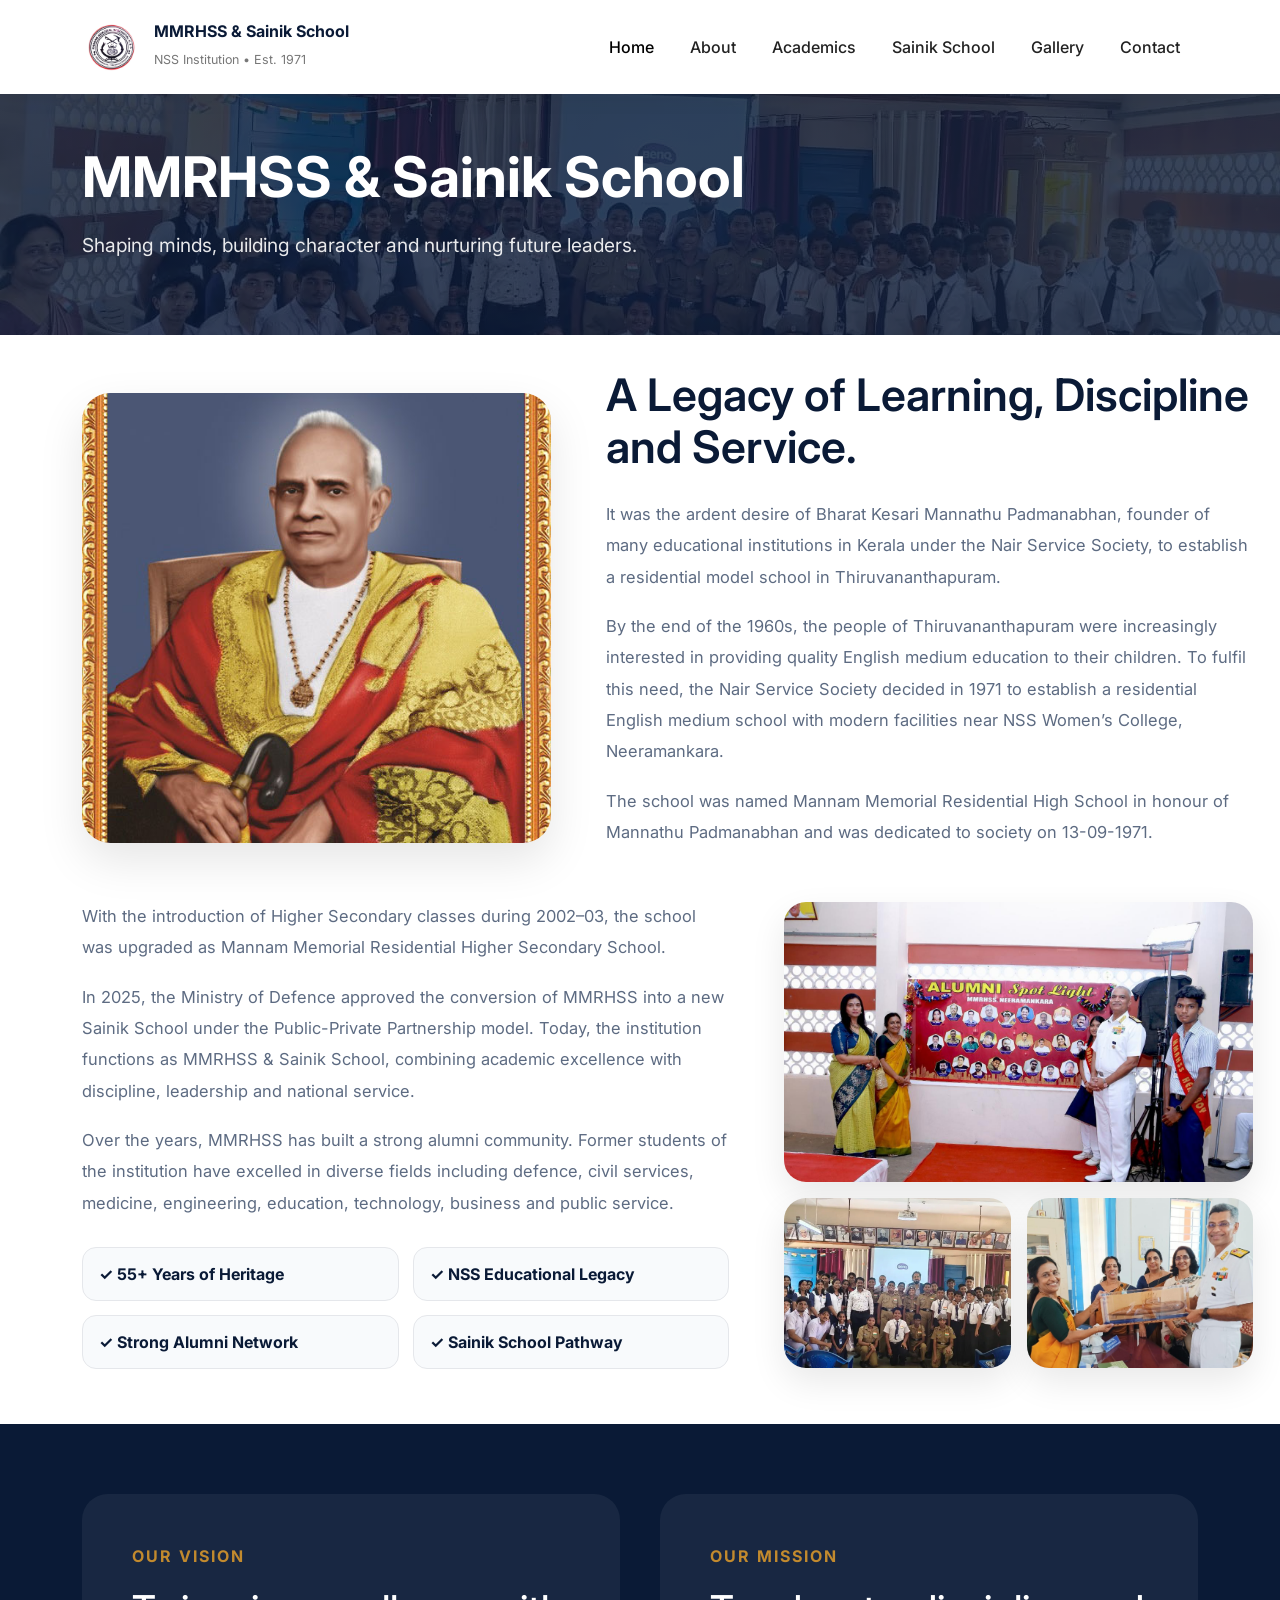
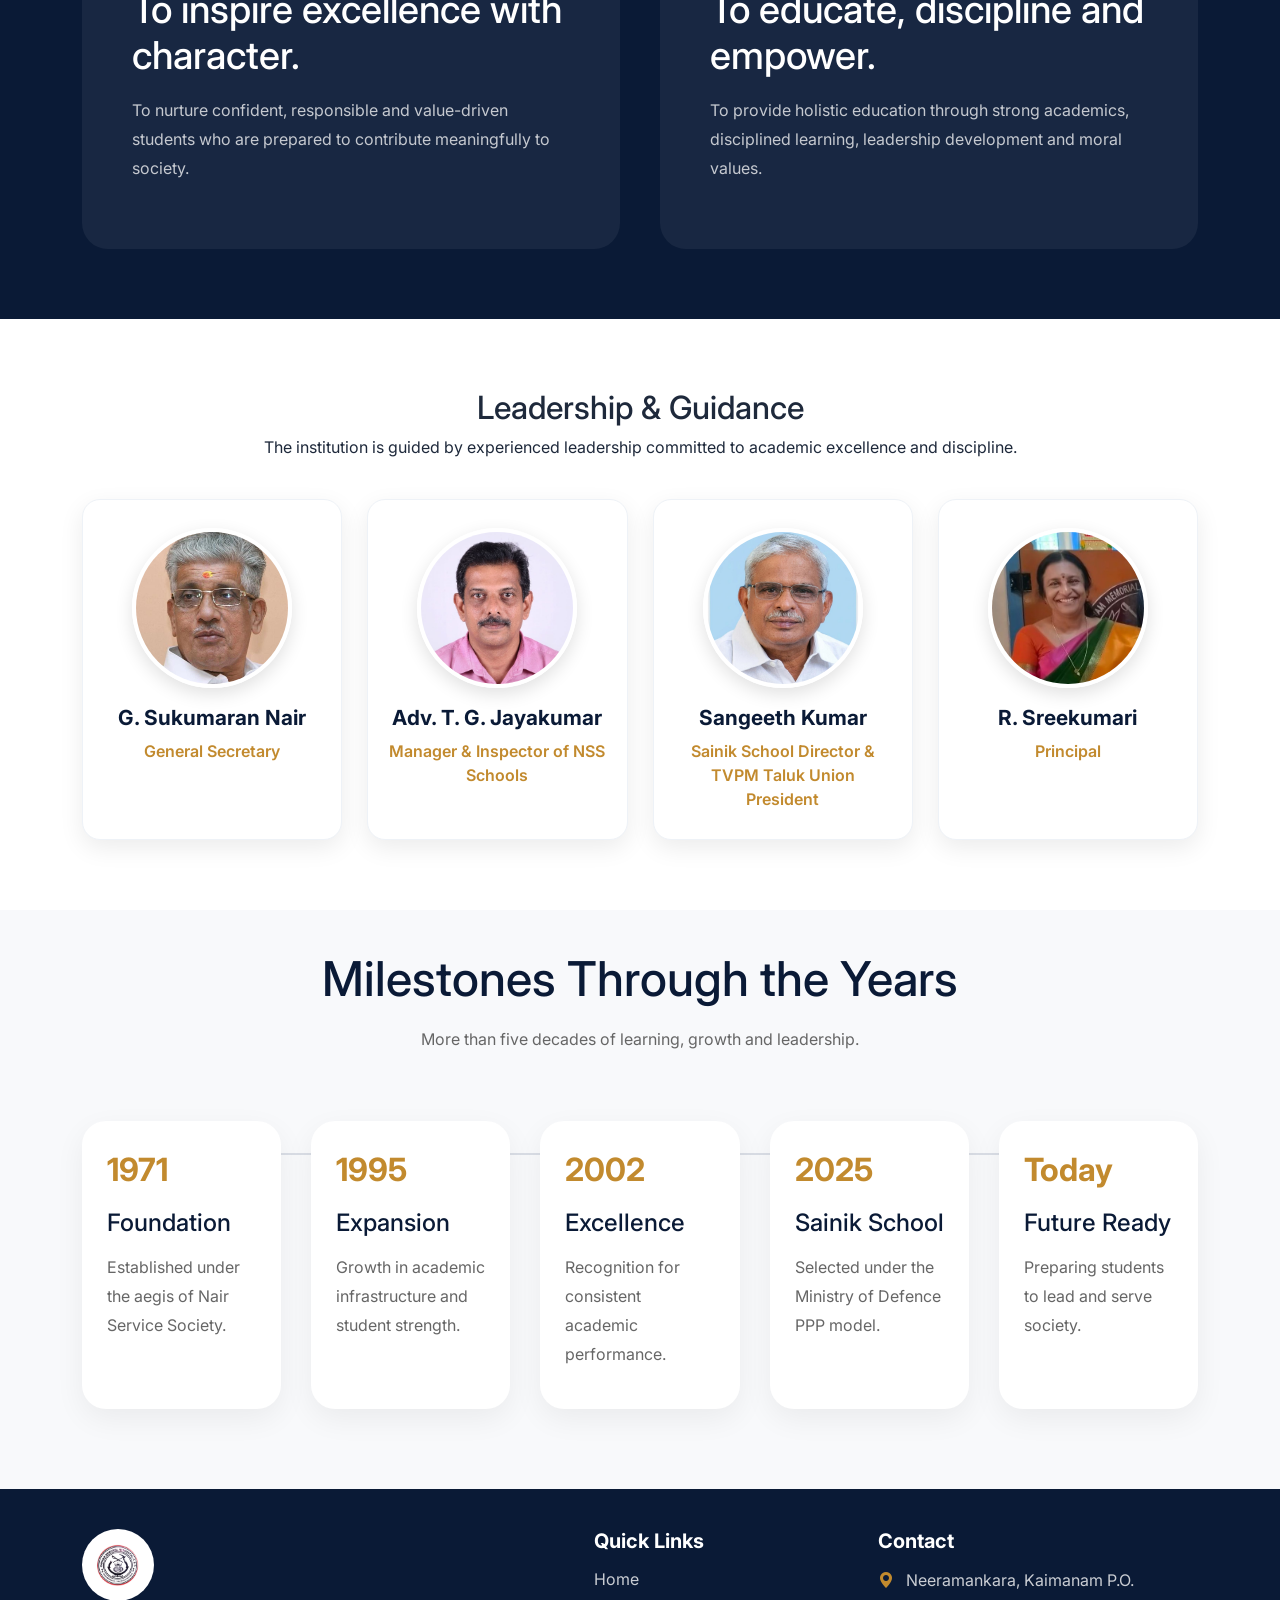
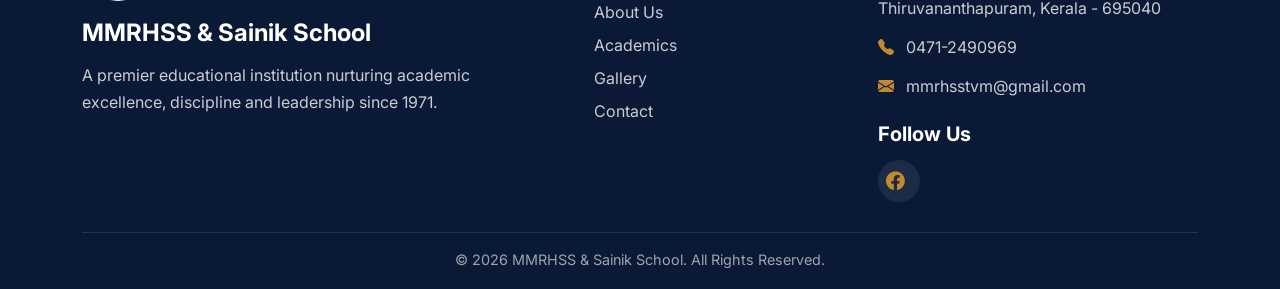
<file: about.html>
<!DOCTYPE html>
<html lang="en">

<head>
    <meta charset="UTF-8">
    <meta name="viewport" content="width=device-width, initial-scale=1.0">
    <title>MMRHSS & Sainik School</title>
    <!-- Bootstrap -->
    <link href="https://cdn.jsdelivr.net/npm/bootstrap@5.3.3/dist/css/bootstrap.min.css" rel="stylesheet">

    <!-- Google Font -->
    <link href="https://fonts.googleapis.com/css2?family=Inter:wght@300;400;500;600;700;800&display=swap"
        rel="stylesheet">

    <!-- Bootstrap Icons -->
    <link rel="stylesheet" href="https://cdn.jsdelivr.net/npm/bootstrap-icons@1.11.3/font/bootstrap-icons.css">

    <link rel="stylesheet" href="css/main.css">
    <link rel="stylesheet" href="css/about.css">

    <link rel="icon" href="favicon.ico" type="image/x-icon">
    <link rel="icon" type="image/png" sizes="32x32" href="favicon-32x32.png">
    <link rel="apple-touch-icon" href="apple-touch-icon.png">

    <script src="js/seo.js"></script>
</head>

<body>

    <!-- NAVBAR -->

    <div id="navbar"></div>

    <main>

        <section class="page-hero">

            <div class="page-overlay"></div>

            <div class="container">

                <div class="page-content">

                    <h1>
                        MMRHSS & Sainik School
                    </h1>

                    <p>
                        Shaping minds, building character and nurturing future leaders.
                    </p>

                </div>

            </div>

        </section>

        <section class="story-section">

            <div class="container">

                <div class="story-grid">

                    <div class="story-image">

                        <img src="assets/images/about/mannath.jpg" alt="Mannathu Padmanabhan">

                    </div>

                    <div class="story-content">

                        <h2>
                            A Legacy of Learning,
                            Discipline and Service.
                        </h2>

                        <p>
                            It was the ardent desire of Bharat Kesari Mannathu Padmanabhan,
                            founder of many educational institutions in Kerala under the
                            Nair Service Society, to establish a residential model school
                            in Thiruvananthapuram.
                        </p>

                        <p>
                            By the end of the 1960s, the people of Thiruvananthapuram were
                            increasingly interested in providing quality English medium
                            education to their children. To fulfil this need, the Nair Service
                            Society decided in 1971 to establish a residential English medium
                            school with modern facilities near NSS Women’s College,
                            Neeramankara.
                        </p>

                        <p>
                            The school was named Mannam Memorial Residential High School in
                            honour of Mannathu Padmanabhan and was dedicated to society on
                            13-09-1971.
                        </p>

                    </div>

                </div>

                <div class="story-grid story-grid-second">

                    <div class="story-content">

                        <p>
                            With the introduction of Higher Secondary classes during 2002–03,
                            the school was upgraded as Mannam Memorial Residential Higher
                            Secondary School.
                        </p>

                        <p>
                            In 2025, the Ministry of Defence approved the conversion of MMRHSS
                            into a new Sainik School under the Public-Private Partnership model.
                            Today, the institution functions as MMRHSS & Sainik School,
                            combining academic excellence with discipline, leadership and
                            national service.
                        </p>

                        <p>
                            Over the years, MMRHSS has built a strong alumni community.
                            Former students of the institution have excelled in diverse fields
                            including defence, civil services, medicine, engineering, education,
                            technology, business and public service.
                        </p>

                        <div class="story-highlights">

                            <div>✓ 55+ Years of Heritage</div>
                            <div>✓ NSS Educational Legacy</div>
                            <div>✓ Strong Alumni Network</div>
                            <div>✓ Sainik School Pathway</div>

                        </div>

                    </div>

                    <div class="story-image-grid">

                        <div class="story-grid-img big">
                            <img src="assets/images/about/alumni2.jpeg" alt="Alumni wall">
                        </div>

                        <div class="story-grid-img">
                            <img src="assets/images/home/students.webp" alt="Alumni motivation">
                        </div>

                        <div class="story-grid-img">
                            <img src="assets/images/about/alumni3.jpeg" alt="Alumni">
                        </div>

                    </div>

                </div>

            </div>

        </section>

        <section class="vision-section">
            <div class="container">

                <div class="vision-grid">

                    <div class="vision-block">
                        <span>Our Vision</span>
                        <h2>To inspire excellence with character.</h2>
                        <p>
                            To nurture confident, responsible and value-driven students
                            who are prepared to contribute meaningfully to society.
                        </p>
                    </div>

                    <div class="vision-block mission">
                        <span>Our Mission</span>
                        <h2>To educate, discipline and empower.</h2>
                        <p>
                            To provide holistic education through strong academics,
                            disciplined learning, leadership development and moral values.
                        </p>
                    </div>

                </div>

            </div>
        </section>

        <section class="leadership-section">
            <div class="container">

                <div class="section-header text-center">
                    <h2>Leadership & Guidance</h2>
                    <p>The institution is guided by experienced leadership committed to academic excellence and
                        discipline.
                    </p>
                </div>

                <div class="leadership-grid">

                    <div class="leader-card">
                        <img src="assets/images/about/general-secratary.jpeg" alt="G. Sukumaran Nair"
                            class="leader-photo">

                        <div class="leader-info">
                            <h3>G. Sukumaran Nair</h3>
                            <p>General Secretary</p>
                        </div>
                    </div>

                    <div class="leader-card">
                        <img src="assets/images/about/manager.jpeg" alt="Adv. T. G. Jayakumar"
                            class="leader-photo">

                        <div class="leader-info">
                            <h3>Adv. T. G. Jayakumar</h3>
                            <p>Manager & Inspector of NSS Schools</p>
                        </div>
                    </div>

                    <div class="leader-card">
                        <img src="assets/images/about/vice-president.jpeg" alt="Sangeeth Kumar"
                            class="leader-photo">

                        <div class="leader-info">
                            <h3>Sangeeth Kumar</h3>
                            <p>Sainik School Director & TVPM Taluk Union President</p>
                        </div>
                    </div>

                    <div class="leader-card">
                        <img src="assets/images/about/principal.jpeg" alt="R. Sreekumari" class="leader-photo">

                        <div class="leader-info">
                            <h3>R. Sreekumari</h3>
                            <p>Principal</p>
                        </div>
                    </div>

                </div>

            </div>
        </section>

        <section class="timeline-section">

            <div class="container">

                <div class="timeline-heading text-center">

                    <h2>Milestones Through the Years</h2>

                    <p>
                        More than five decades of learning, growth and leadership.
                    </p>

                </div>

                <div class="timeline">

                    <div class="timeline-item">
                        <div class="year">1971</div>
                        <h4>Foundation</h4>
                        <p>Established under the aegis of Nair Service Society.</p>
                    </div>

                    <div class="timeline-item">
                        <div class="year">1995</div>
                        <h4>Expansion</h4>
                        <p>Growth in academic infrastructure and student strength.</p>
                    </div>

                    <div class="timeline-item">
                        <div class="year">2002</div>
                        <h4>Excellence</h4>
                        <p>Recognition for consistent academic performance.</p>
                    </div>

                    <div class="timeline-item">
                        <div class="year">2025</div>
                        <h4>Sainik School</h4>
                        <p>Selected under the Ministry of Defence PPP model.</p>
                    </div>

                    <div class="timeline-item">
                        <div class="year">Today</div>
                        <h4>Future Ready</h4>
                        <p>Preparing students to lead and serve society.</p>
                    </div>

                </div>

            </div>

        </section>

    </main>

    <div id="footer"></div>
    <script src="js/main.js"></script>
    <script src="https://cdn.jsdelivr.net/npm/bootstrap@5.3.3/dist/js/bootstrap.bundle.min.js"></script>
</body>
</file>
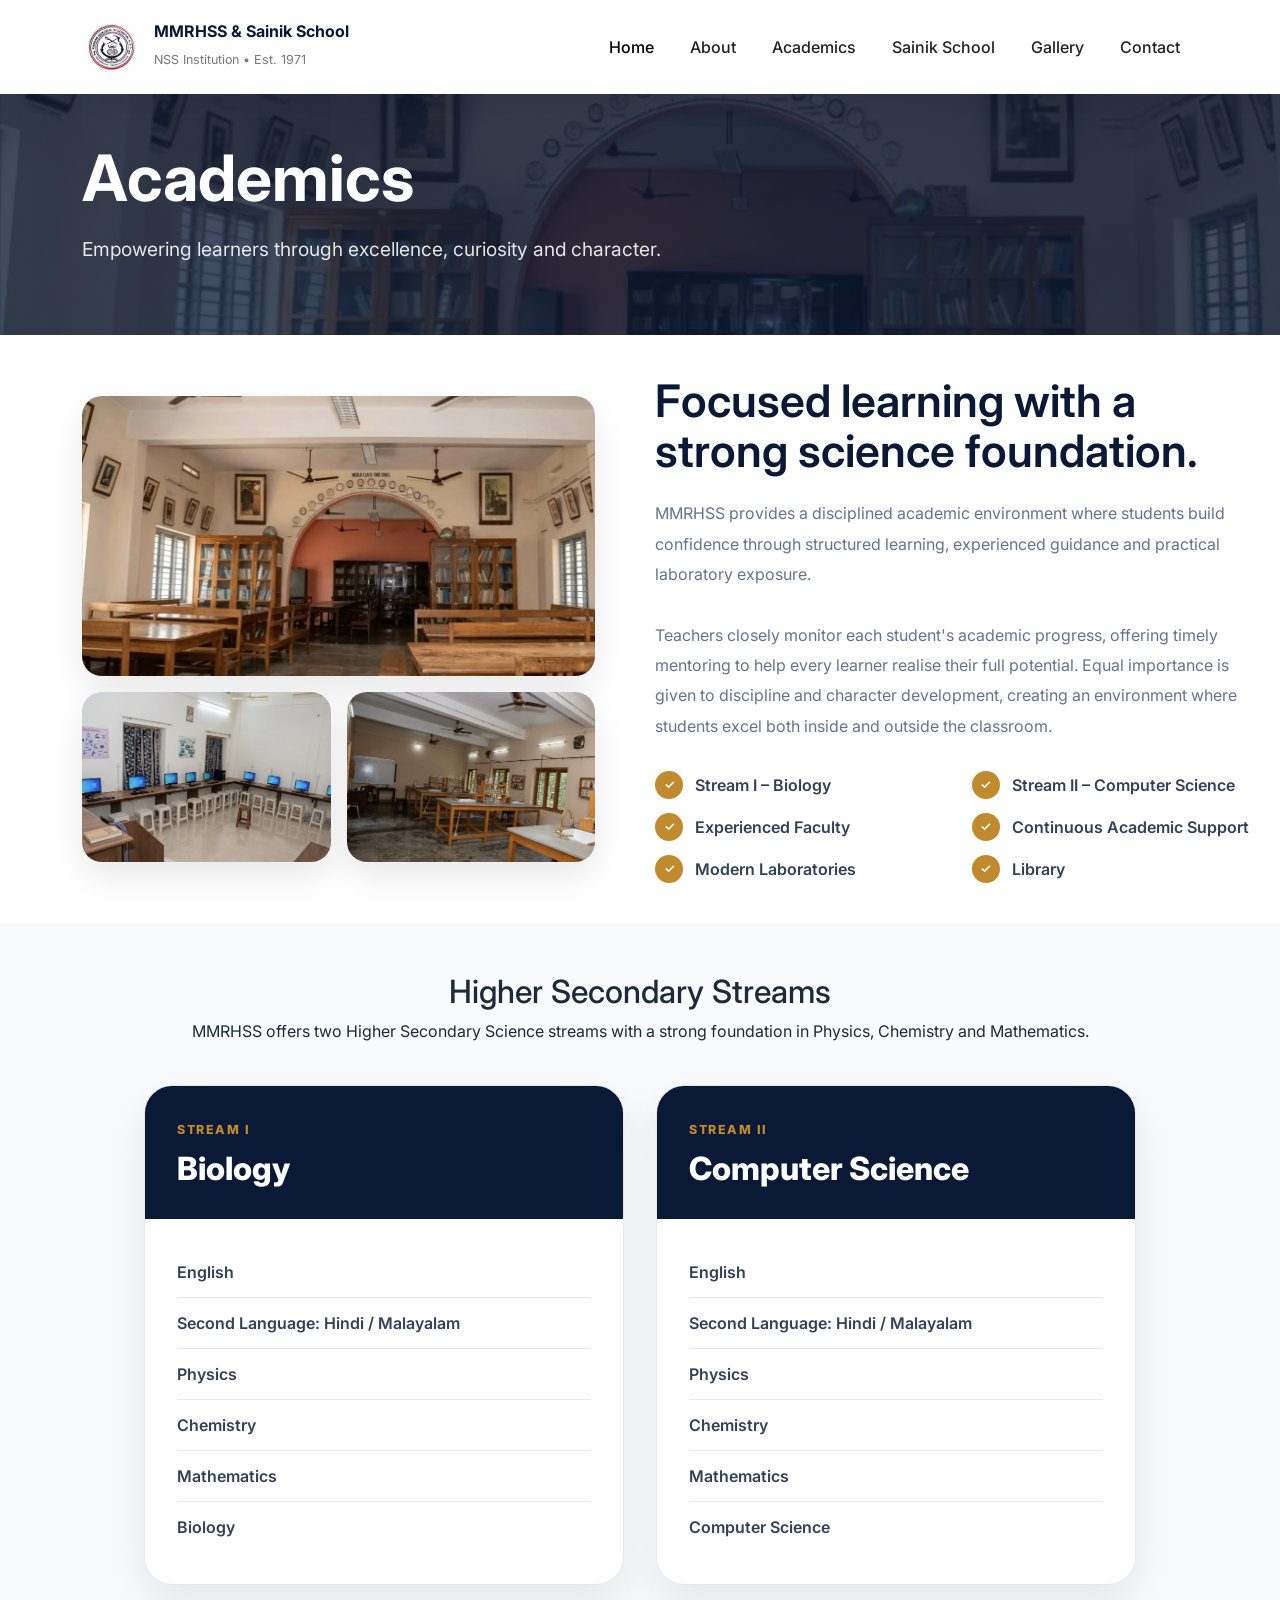
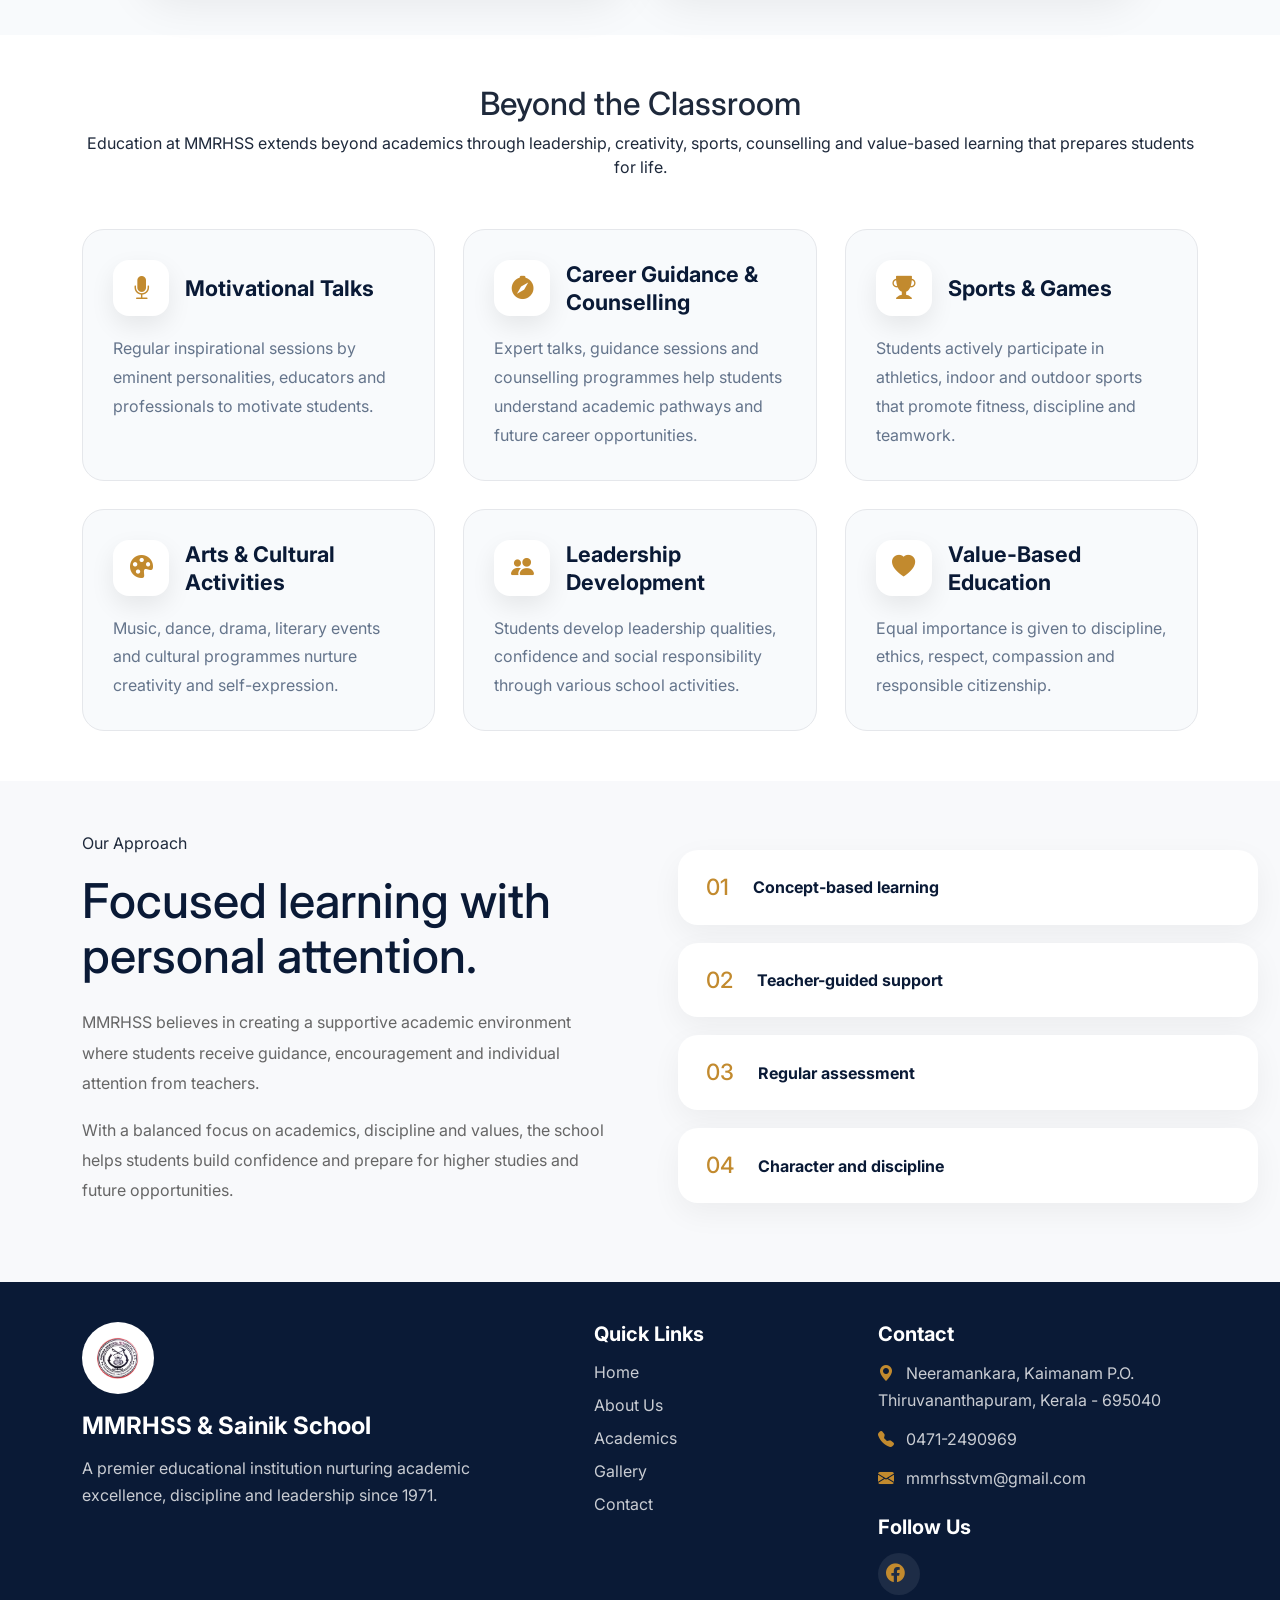
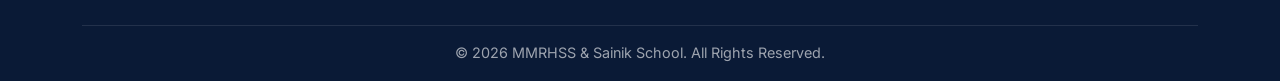
<file: academics.html>
<!DOCTYPE html>
<html lang="en">

<head>
    <meta charset="UTF-8">
    <meta name="viewport" content="width=device-width, initial-scale=1.0">
    <title>Academics | MMRHSS & Sainik School</title>

    <link href="https://cdn.jsdelivr.net/npm/bootstrap@5.3.3/dist/css/bootstrap.min.css" rel="stylesheet">
    <link href="https://fonts.googleapis.com/css2?family=Inter:wght@300;400;500;600;700;800&display=swap"
        rel="stylesheet">

    <link rel="stylesheet" href="css/main.css">
    <link rel="stylesheet" href="css/academics.css">

    <link rel="icon" href="favicon.ico" type="image/x-icon">
    <link rel="icon" type="image/png" sizes="32x32" href="favicon-32x32.png">
    <link rel="apple-touch-icon" href="apple-touch-icon.png">

    <link rel="stylesheet" href="https://cdn.jsdelivr.net/npm/bootstrap-icons@1.11.3/font/bootstrap-icons.css">

    <script src="js/seo.js"></script>
</head>

<body>

    <div id="navbar"></div>

    <main>

        <section class="academic-hero">
            <div class="container">
                <div class="academic-hero-content">
                    <h1>Academics</h1>
                    <p>Empowering learners through excellence, curiosity and character.</p>
                </div>
            </div>
        </section>

        <section class="academic-overview">
            <div class="container">
                <div class="academic-grid">

                    <div class="academic-image-grid">

                        <div class="academic-img big">
                            <img src="assets/images/home/library.webp" alt="Chemistry Laboratory">
                        </div>

                        <div class="academic-img">
                            <img src="assets/images/academics/comlab.jpeg" alt="Computer Laboratory">
                        </div>

                        <div class="academic-img">
                            <img src="assets/images/academics/chemlab.jpeg" alt="Classroom Learning">
                        </div>

                    </div>

                    <div class="academic-content">


                        <h2>Focused learning with a strong science foundation.</h2>

                        <p>
                            MMRHSS provides a disciplined academic environment where students
                            build confidence through structured learning, experienced guidance
                            and practical laboratory exposure.
                        </p>
                        <p>
                            Teachers closely monitor each student's academic progress, offering timely
                            mentoring to help every learner realise their
                            full potential. Equal importance is given to discipline and character
                            development, creating an environment where students
                            excel both inside and outside the classroom.
                        </p>
                        <div class="academic-points">
                            <div>Stream I – Biology</div>
                            <div>Stream II – Computer Science</div>
                            <div>Experienced Faculty</div>
                            <div>Continuous Academic Support</div>
                            <div>Modern Laboratories</div>
                            <div>Library</div>
                        </div>
                    </div>

                </div>
            </div>
        </section>

        <section class="streams-section">
            <div class="container">

                <div class="section-header text-center">
                    <h2>Higher Secondary Streams</h2>

                    <p>
                        MMRHSS offers two Higher Secondary Science streams with a strong
                        foundation in Physics, Chemistry and Mathematics.
                    </p>
                </div>

                <div class="streams-grid">

                    <div class="stream-card stream-one">
                        <div class="stream-top">
                            <span>Stream I</span>
                            <h3>Biology</h3>
                        </div>

                        <ul>
                            <li>English</li>
                            <li>Second Language: Hindi / Malayalam</li>
                            <li>Physics</li>
                            <li>Chemistry</li>
                            <li>Mathematics</li>
                            <li>Biology</li>
                        </ul>
                    </div>

                    <div class="stream-card stream-two">
                        <div class="stream-top">
                            <span>Stream II</span>
                            <h3>Computer Science</h3>
                        </div>

                        <ul>
                            <li>English</li>
                            <li>Second Language: Hindi / Malayalam</li>
                            <li>Physics</li>
                            <li>Chemistry</li>
                            <li>Mathematics</li>
                            <li>Computer Science</li>
                        </ul>
                    </div>

                </div>

            </div>
        </section>

        <section class="learning-section">

            <div class="container">

                <div class="section-header text-center">

                    <h2>Beyond the Classroom</h2>

                    <p>
                        Education at MMRHSS extends beyond academics through leadership,
                        creativity, sports, counselling and value-based learning that
                        prepares students for life.
                    </p>
                </div>

                <div class="learning-grid">

                    <div class="learning-card">

                        <div class="learning-header">
                            <div class="learning-icon">
                                <i class="bi bi-mic-fill"></i>
                            </div>

                            <h3>Motivational Talks</h3>
                        </div>

                        <p>
                            Regular inspirational sessions by eminent personalities,
                            educators and professionals to motivate students.
                        </p>

                    </div>

                    <div class="learning-card">

                        <div class="learning-header">
                            <div class="learning-icon">
                                <i class="bi bi-compass-fill"></i>
                            </div>

                            <h3>Career Guidance & Counselling</h3>
                        </div>

                        <p>
                            Expert talks, guidance sessions and counselling programmes help students
                            understand academic pathways and future career opportunities.
                        </p>

                    </div>

                    <div class="learning-card">

                        <div class="learning-header">
                            <div class="learning-icon">
                                <i class="bi bi-trophy-fill"></i>
                            </div>

                            <h3>Sports & Games</h3>
                        </div>

                        <p>
                            Students actively participate in athletics, indoor and outdoor
                            sports that promote fitness, discipline and teamwork.
                        </p>

                    </div>

                    <div class="learning-card">

                        <div class="learning-header">
                            <div class="learning-icon">
                                <i class="bi bi-palette-fill"></i>
                            </div>

                            <h3>Arts & Cultural Activities</h3>
                        </div>

                        <p>
                            Music, dance, drama, literary events and cultural programmes
                            nurture creativity and self-expression.
                        </p>

                    </div>

                    <div class="learning-card">

                        <div class="learning-header">
                            <div class="learning-icon">
                                <i class="bi bi-people-fill"></i>
                            </div>

                            <h3>Leadership Development</h3>
                        </div>

                        <p>
                            Students develop leadership qualities, confidence and social
                            responsibility through various school activities.
                        </p>

                    </div>

                    <div class="learning-card">

                        <div class="learning-header">
                            <div class="learning-icon">
                                <i class="bi bi-heart-fill"></i>
                            </div>

                            <h3>Value-Based Education</h3>
                        </div>

                        <p>
                            Equal importance is given to discipline, ethics, respect,
                            compassion and responsible citizenship.
                        </p>

                    </div>

                </div>

            </div>

        </section>

        <section class="approach-section">
            <div class="container">

                <div class="approach-wrapper">

                    <div class="approach-content">
                        <span class="section-tag">Our Approach</span>
                        <h2>Focused learning with personal attention.</h2>
                        <p>
                            MMRHSS believes in creating a supportive academic environment
                            where students receive guidance, encouragement and individual
                            attention from teachers.
                        </p>
                        <p>
                            With a balanced focus on academics, discipline and values,
                            the school helps students build confidence and prepare for
                            higher studies and future opportunities.
                        </p>
                    </div>

                    <div class="approach-list">
                        <div>
                            <h4>01</h4>
                            <span>Concept-based learning</span>
                        </div>
                        <div>
                            <h4>02</h4>
                            <span>Teacher-guided support</span>
                        </div>
                        <div>
                            <h4>03</h4>
                            <span>Regular assessment</span>
                        </div>
                        <div>
                            <h4>04</h4>
                            <span>Character and discipline</span>
                        </div>
                    </div>

                </div>

            </div>
        </section>

    </main>

    <div id="footer"></div>

    <script src="js/main.js"></script>
    <script src="https://cdn.jsdelivr.net/npm/bootstrap@5.3.3/dist/js/bootstrap.bundle.min.js"></script>

</body>

</html>
</file>
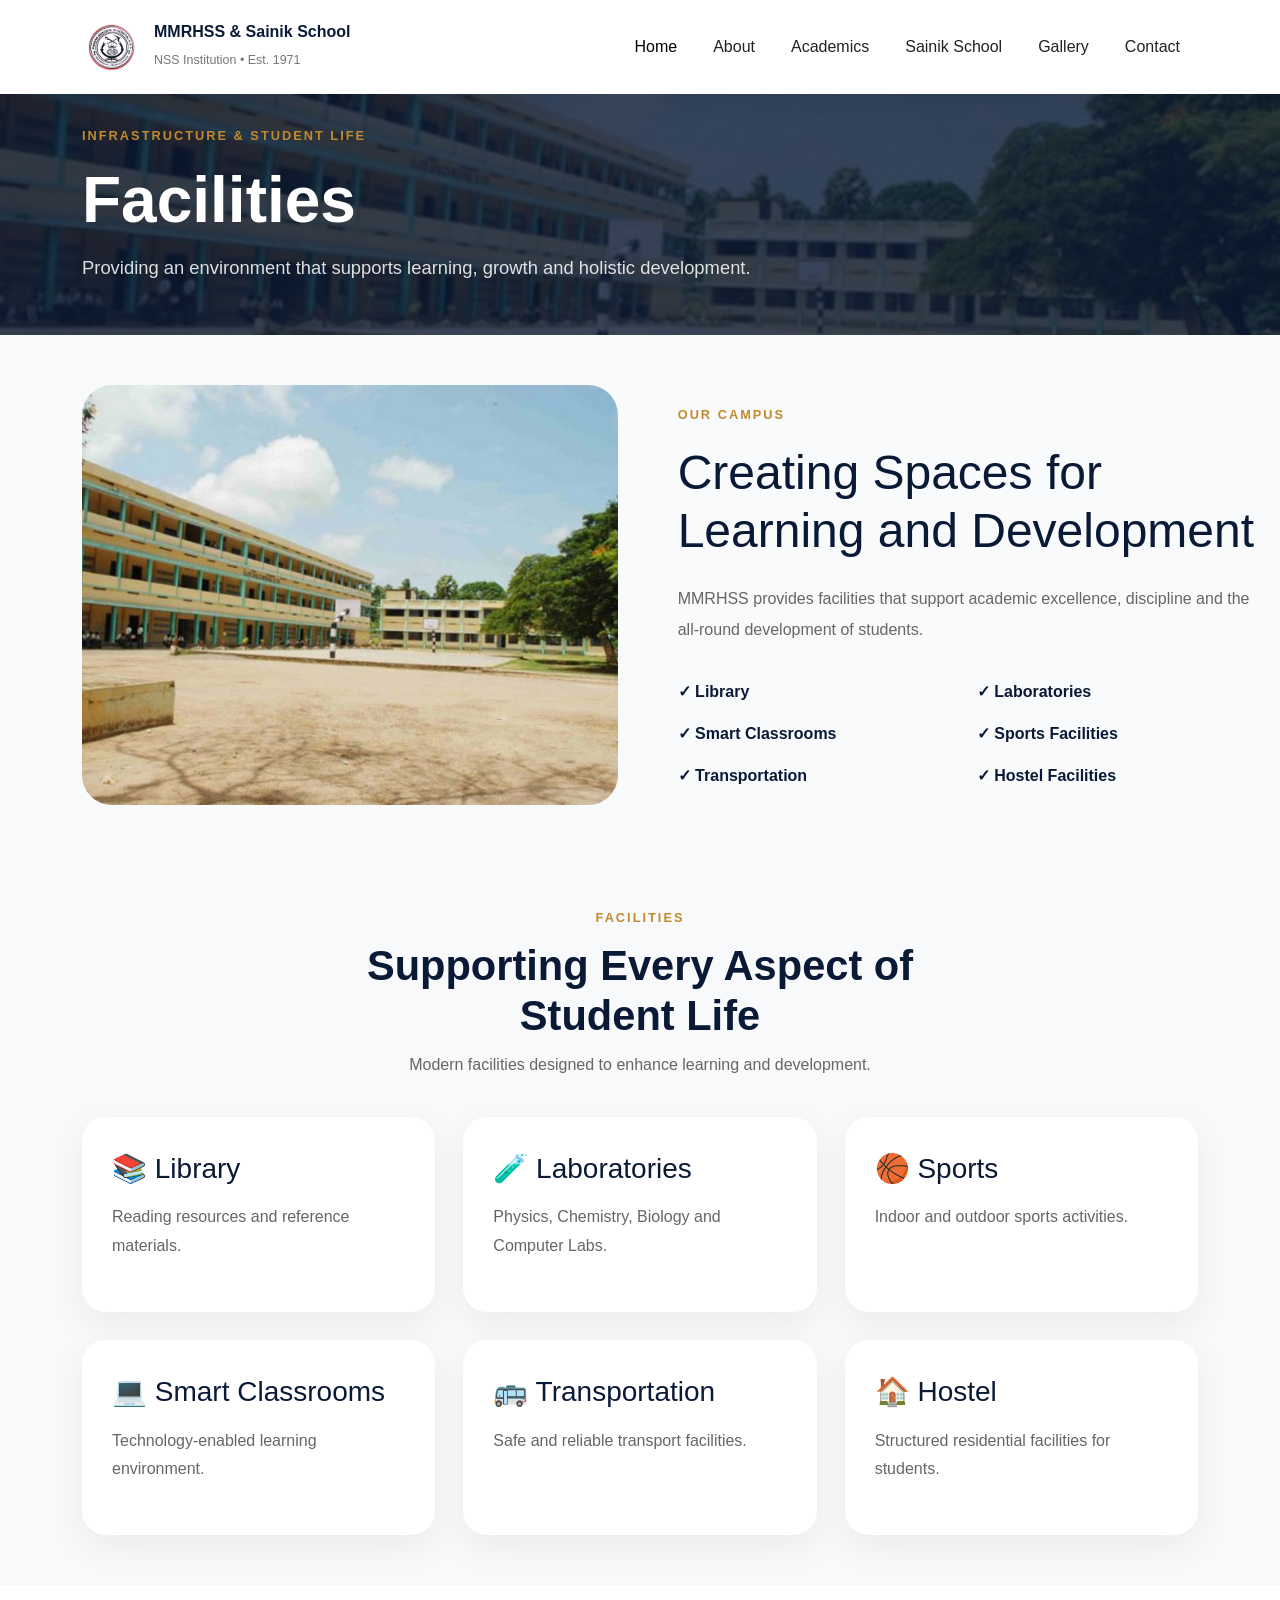
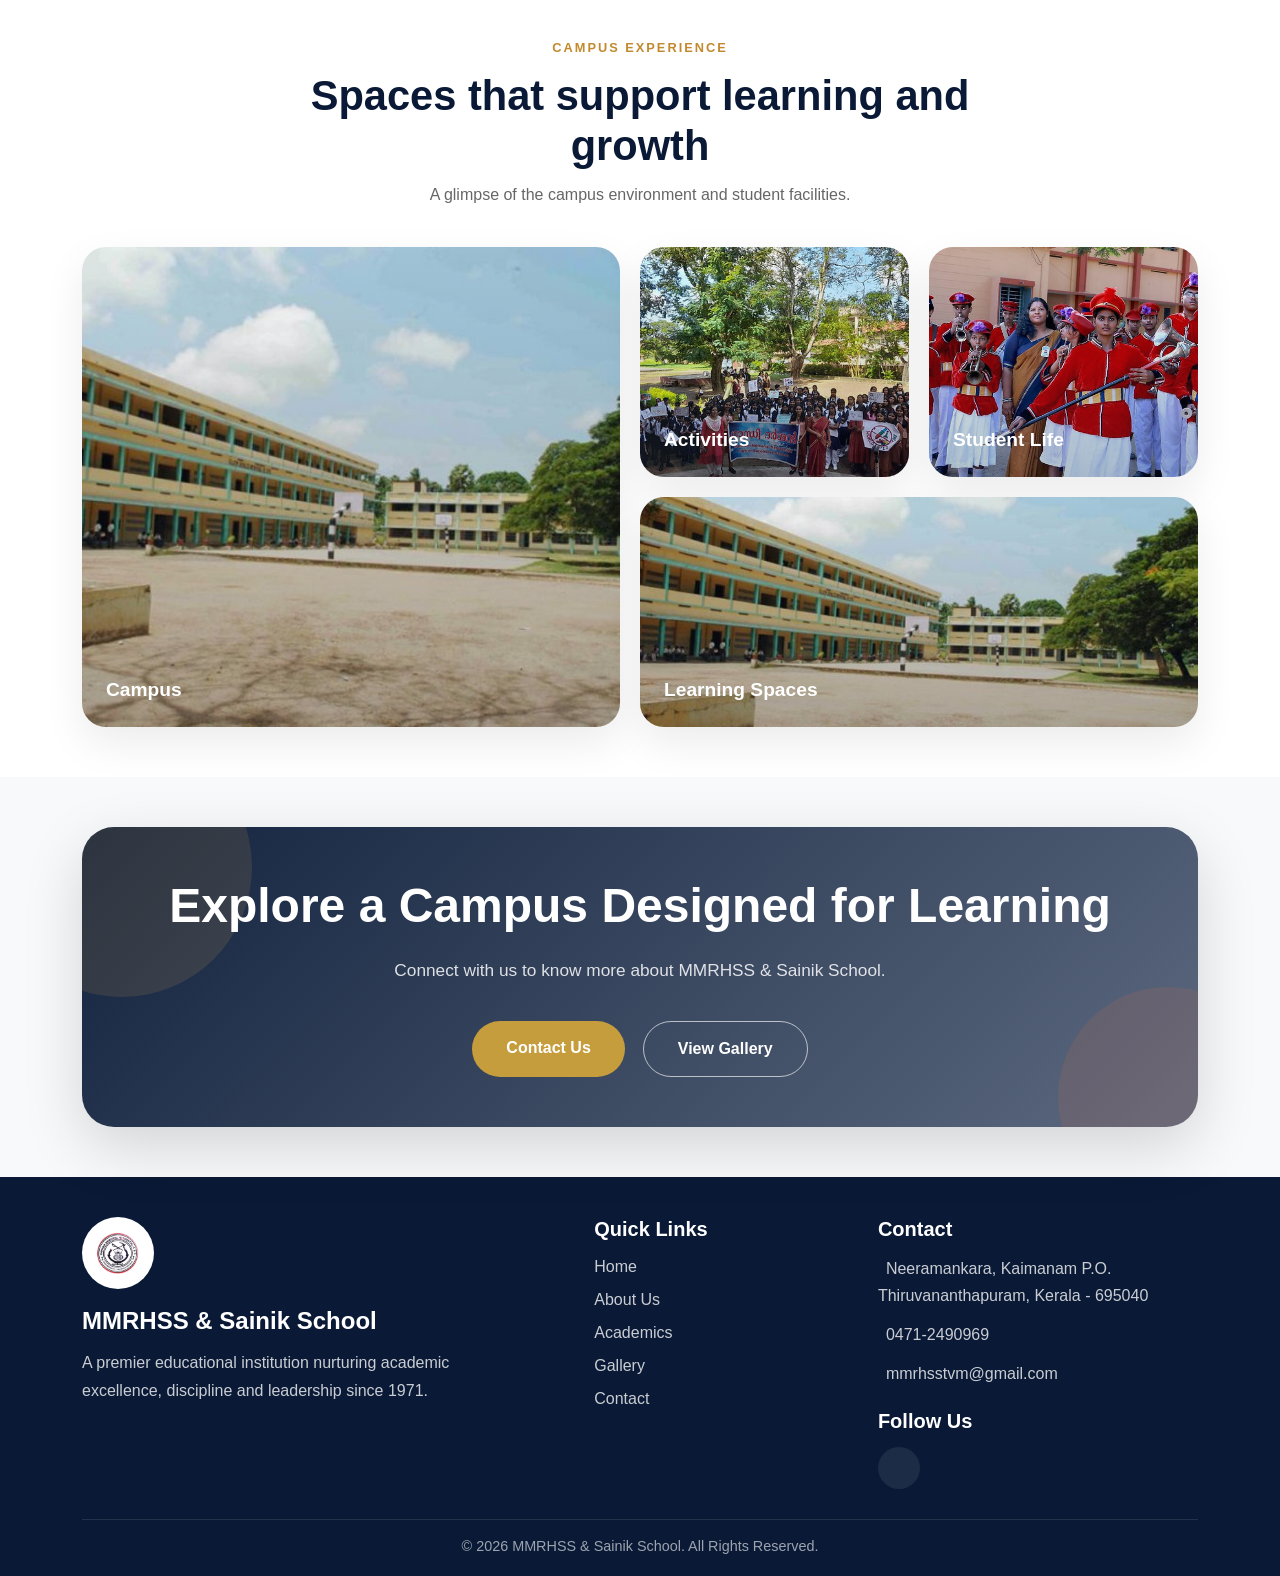
<file: facilities.html>
<!DOCTYPE html>
<html lang="en">
<head>
    <meta charset="UTF-8">
    <meta name="viewport" content="width=device-width, initial-scale=1.0">
    <title>Facilities | MMRHSS & Sainik School</title>

    <link href="https://cdn.jsdelivr.net/npm/bootstrap@5.3.3/dist/css/bootstrap.min.css" rel="stylesheet">
    <link rel="stylesheet" href="css/main.css">
    <link rel="stylesheet" href="css/home.css">
    <link rel="stylesheet" href="css/facilities.css">

    <link rel="icon" href="favicon.ico" type="image/x-icon">
    <link rel="icon" type="image/png" sizes="32x32" href="favicon-32x32.png">
    <link rel="apple-touch-icon" href="apple-touch-icon.png">

    <script src="js/seo.js"></script>
</head>
<body>

<div id="navbar"></div>

<section class="facility-hero">

    <div class="container">

        <div class="facility-hero-content">

            <span class="section-tag">
                Infrastructure & Student Life
            </span>

            <h1>Facilities</h1>

            <p>
                Providing an environment that supports learning,
                growth and holistic development.
            </p>

        </div>

    </div>

</section>

<section class="facility-overview">

<div class="container">

<div class="facility-grid">

<div class="facility-image">

<img src="assets/images/home/mmrhss.jpg">

</div>

<div class="facility-content">

<span class="section-tag">
Our Campus
</span>

<h2>
Creating Spaces for Learning and Development
</h2>

<p>
MMRHSS provides facilities that support academic excellence,
discipline and the all-round development of students.
</p>

<div class="facility-points">

<span>✓ Library</span>
<span>✓ Laboratories</span>
<span>✓ Smart Classrooms</span>
<span>✓ Sports Facilities</span>
<span>✓ Transportation</span>
<span>✓ Hostel Facilities</span>

</div>

</div>

</div>

</div>
</section>

<section class="facility-section">

<div class="container">

<div class="section-header text-center">

<span class="section-tag">
Facilities
</span>

<h2>
Supporting Every Aspect of Student Life
</h2>

<p>
Modern facilities designed to enhance learning and development.
</p>

</div>

<div class="facility-card-grid">

<div class="facility-card">
<h3>📚 Library</h3>
<p>Reading resources and reference materials.</p>
</div>

<div class="facility-card">
<h3>🧪 Laboratories</h3>
<p>Physics, Chemistry, Biology and Computer Labs.</p>
</div>

<div class="facility-card">
<h3>🏀 Sports</h3>
<p>Indoor and outdoor sports activities.</p>
</div>

<div class="facility-card">
<h3>💻 Smart Classrooms</h3>
<p>Technology-enabled learning environment.</p>
</div>

<div class="facility-card">
<h3>🚌 Transportation</h3>
<p>Safe and reliable transport facilities.</p>
</div>

<div class="facility-card">
<h3>🏠 Hostel</h3>
<p>Structured residential facilities for students.</p>
</div>

</div>

</div>

</section>

<section class="facility-campus">
    <div class="container">

        <div class="section-header text-center">
            <span class="section-tag">Campus Experience</span>
            <h2>Spaces that support learning and growth</h2>
            <p>A glimpse of the campus environment and student facilities.</p>
        </div>

        <div class="campus-grid">
            <div class="campus-item big">
                <img src="assets/images/home/mmrhss.jpg" alt="Campus">
                <span>Campus</span>
            </div>

            <div class="campus-item">
                <img src="assets/images/home/gandhi darsan.jpg" alt="Activities">
                <span>Activities</span>
            </div>

            <div class="campus-item">
                <img src="assets/images/home/band.jpg" alt="Students">
                <span>Student Life</span>
            </div>

            <div class="campus-item wide">
                <img src="assets/images/home/mmrhss.jpg" alt="Learning Spaces">
                <span>Learning Spaces</span>
            </div>
        </div>

    </div>
</section>

<section class="facility-cta">
    <div class="container">
        <div class="cta-box text-center">
            <h2>Explore a Campus Designed for Learning</h2>
            <p>Connect with us to know more about MMRHSS & Sainik School.</p>
            <div class="cta-buttons">
                <a href="contact.html" class="cta-primary">Contact Us</a>
                <a href="gallery.html" class="cta-secondary">View Gallery</a>
            </div>
        </div>
    </div>
</section>

<div id="footer"></div>

<script src="js/main.js"></script>
<script src="https://cdn.jsdelivr.net/npm/bootstrap@5.3.3/dist/js/bootstrap.bundle.min.js"></script>

</body>
</html>
</file>
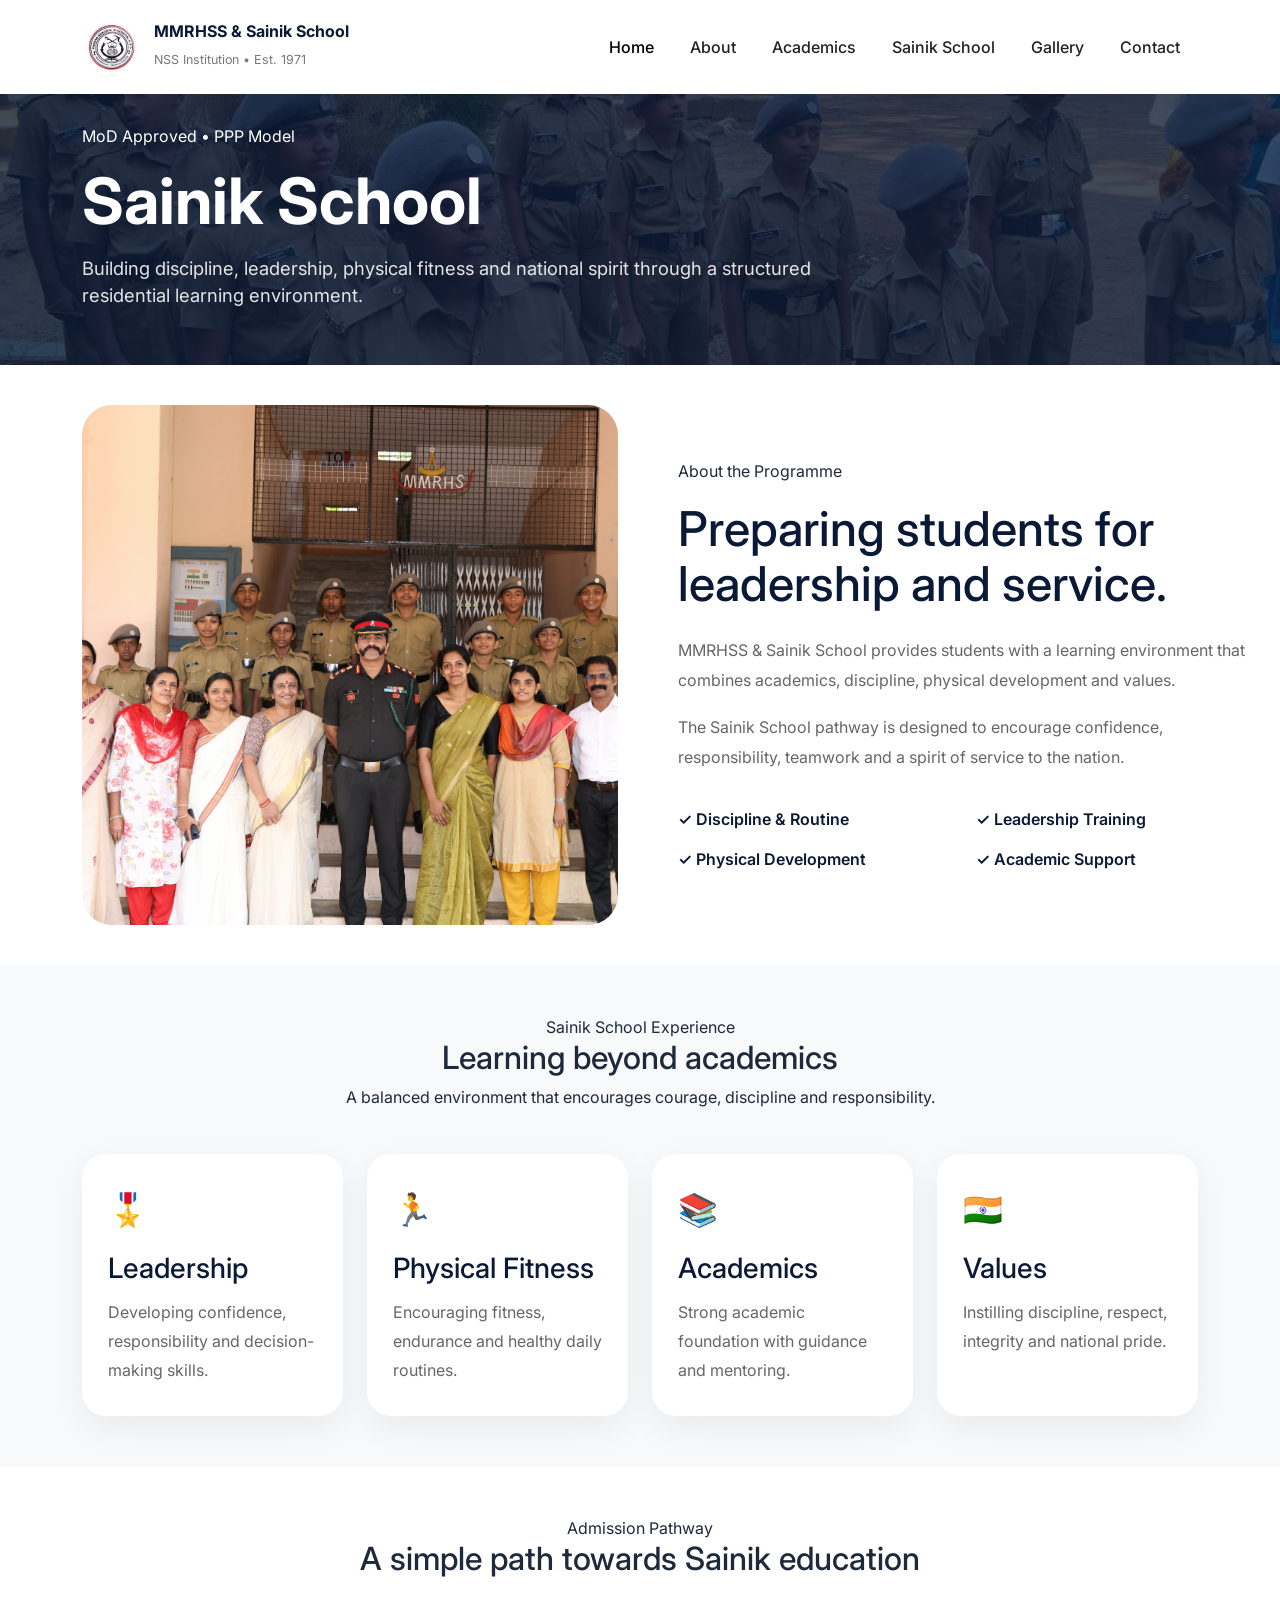
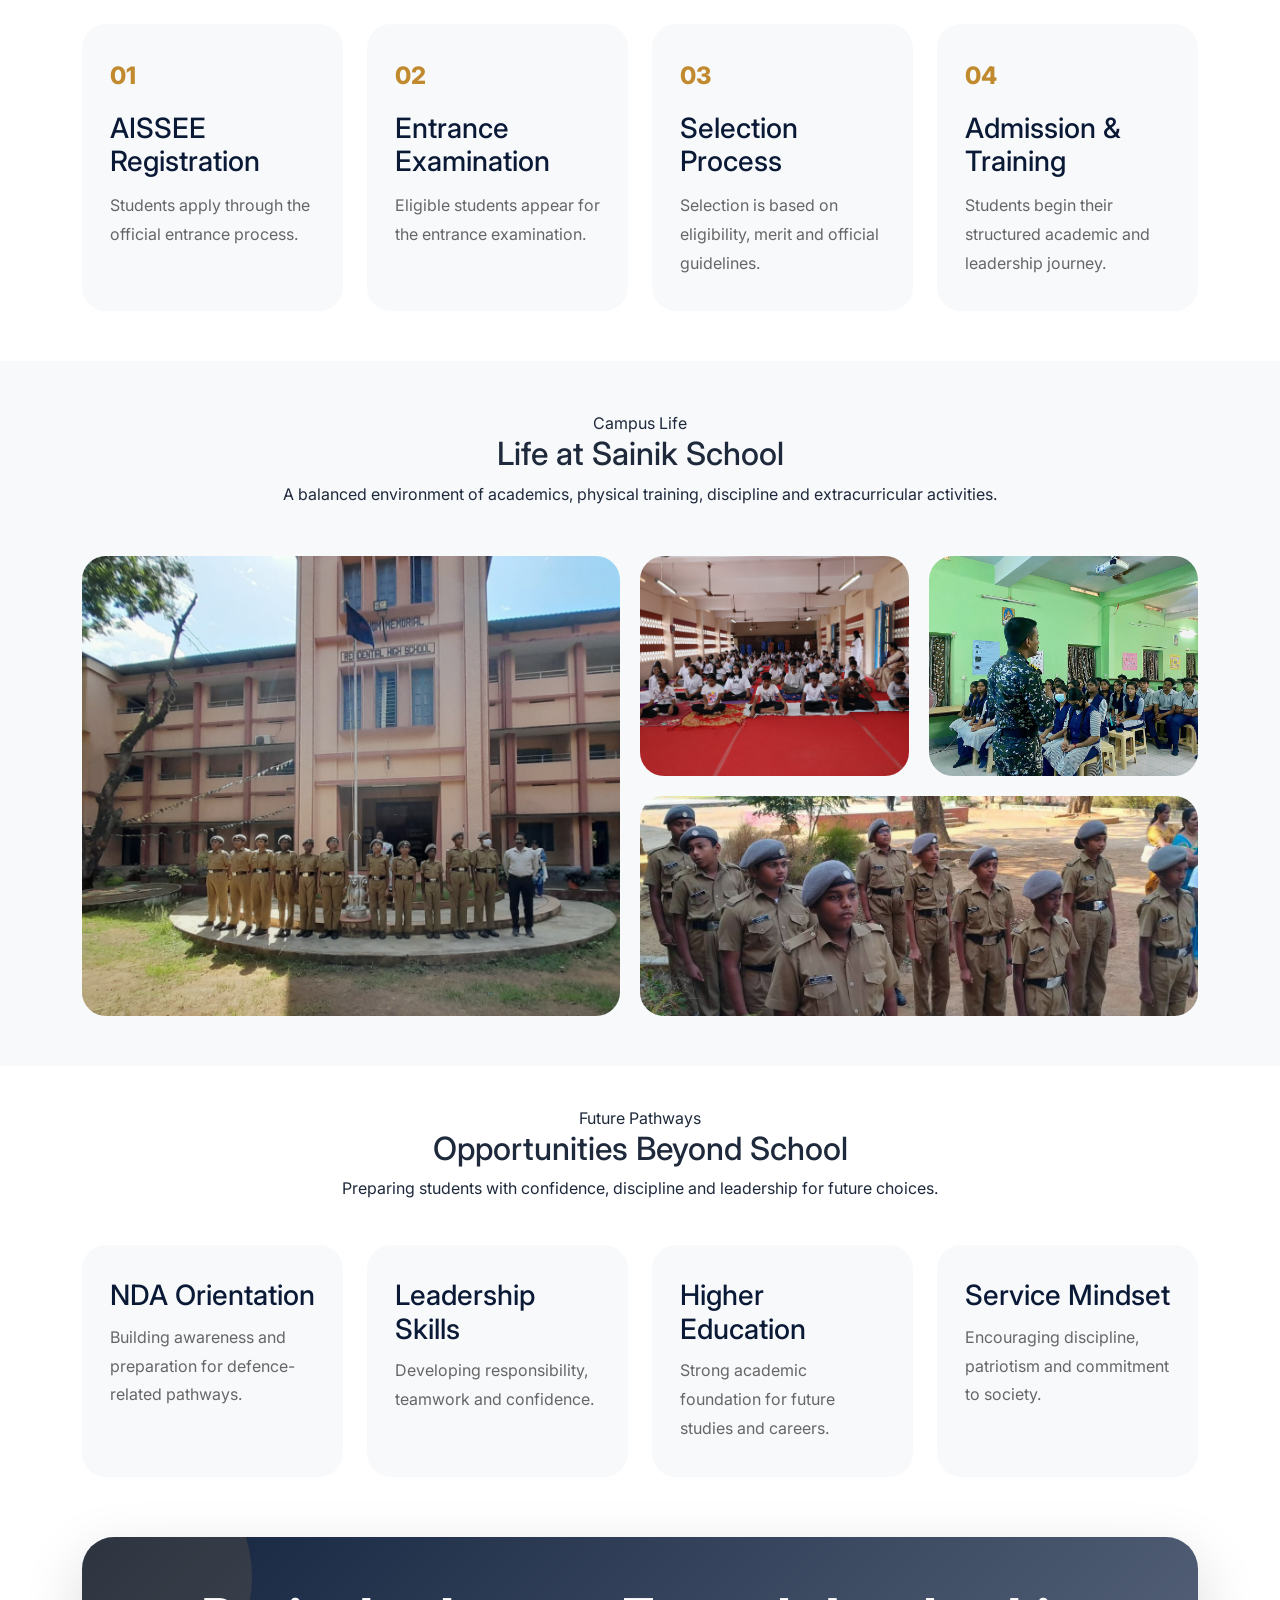
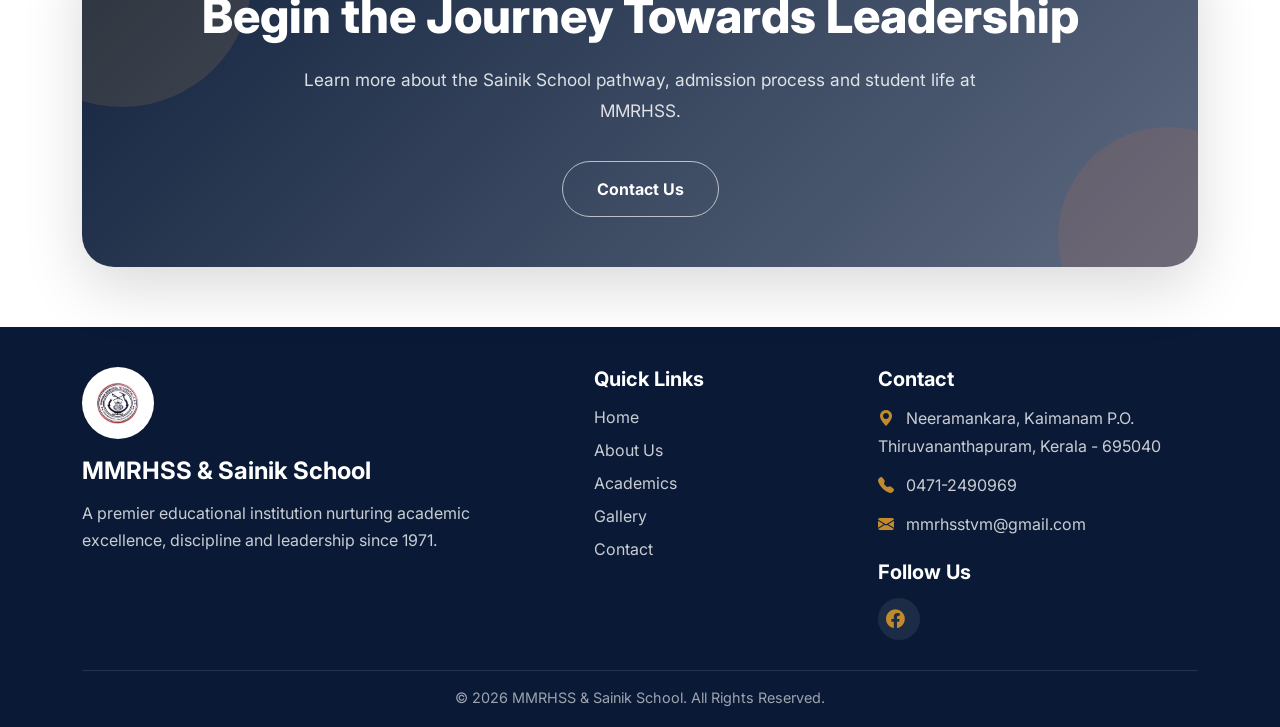
<file: sainik-wing.html>
<!DOCTYPE html>
<html lang="en">

<head>
    <meta charset="UTF-8">
    <meta name="viewport" content="width=device-width, initial-scale=1.0">
    <title>Sainik School | MMRHSS & Sainik School</title>

    <link href="https://cdn.jsdelivr.net/npm/bootstrap@5.3.3/dist/css/bootstrap.min.css" rel="stylesheet">
    <link href="https://fonts.googleapis.com/css2?family=Inter:wght@300;400;500;600;700;800&display=swap"
        rel="stylesheet">

    <!-- Bootstrap Icons -->
    <link rel="stylesheet" href="https://cdn.jsdelivr.net/npm/bootstrap-icons@1.11.3/font/bootstrap-icons.css">
    
    <link rel="stylesheet" href="css/main.css">
    <link rel="stylesheet" href="css/sainik.css">

    <link rel="icon" href="favicon.ico" type="image/x-icon">
    <link rel="icon" type="image/png" sizes="32x32" href="favicon-32x32.png">
    <link rel="apple-touch-icon" href="apple-touch-icon.png">

    <script src="js/seo.js"></script>
</head>

<body>

    <div id="navbar"></div>

    <main>

        <section class="sainik-hero">
            <div class="container">
                <div class="sainik-hero-content">
                    <span class="section-tag">MoD Approved • PPP Model</span>
                    <h1>Sainik School</h1>
                    <p>
                        Building discipline, leadership, physical fitness and national spirit
                        through a structured residential learning environment.
                    </p>
                </div>
            </div>
        </section>

        <section class="sainik-intro">
            <div class="container">
                <div class="sainik-intro-grid">

                    <div class="sainik-intro-image">
                        <img src="assets/images/sainik/yogaceleb.webp" alt="Sainik School">
                    </div>

                    <div class="sainik-intro-content">
                        <span class="section-tag">About the Programme</span>
                        <h2>Preparing students for leadership and service.</h2>

                        <p>
                            MMRHSS & Sainik School provides students with a learning environment
                            that combines academics, discipline, physical development and values.
                        </p>

                        <p>
                            The Sainik School pathway is designed to encourage confidence,
                            responsibility, teamwork and a spirit of service to the nation.
                        </p>

                        <div class="sainik-points">
                            <span>✓ Discipline & Routine</span>
                            <span>✓ Leadership Training</span>
                            <span>✓ Physical Development</span>
                            <span>✓ Academic Support</span>
                        </div>
                    </div>

                </div>
            </div>
        </section>

        <section class="sainik-features">
            <div class="container">

                <div class="section-header text-center">
                    <span class="section-tag">Sainik School Experience</span>
                    <h2>Learning beyond academics</h2>
                    <p>
                        A balanced environment that encourages courage, discipline and responsibility.
                    </p>
                </div>

                <div class="features-grid">

                    <div class="feature-card">
                        <div class="feature-icon">🎖️</div>
                        <h3>Leadership</h3>
                        <p>Developing confidence, responsibility and decision-making skills.</p>
                    </div>

                    <div class="feature-card">
                        <div class="feature-icon">🏃</div>
                        <h3>Physical Fitness</h3>
                        <p>Encouraging fitness, endurance and healthy daily routines.</p>
                    </div>

                    <div class="feature-card">
                        <div class="feature-icon">📚</div>
                        <h3>Academics</h3>
                        <p>Strong academic foundation with guidance and mentoring.</p>
                    </div>

                    <div class="feature-card">
                        <div class="feature-icon">🇮🇳</div>
                        <h3>Values</h3>
                        <p>Instilling discipline, respect, integrity and national pride.</p>
                    </div>

                </div>

            </div>
        </section>

        <section class="admission-process">
            <div class="container">

                <div class="section-header text-center">
                    <span class="section-tag">Admission Pathway</span>
                    <h2>A simple path towards Sainik education</h2>
                </div>

                <div class="process-grid">

                    <div class="process-step">
                        <span>01</span>
                        <h3>AISSEE Registration</h3>
                        <p>Students apply through the official entrance process.</p>
                    </div>

                    <div class="process-step">
                        <span>02</span>
                        <h3>Entrance Examination</h3>
                        <p>Eligible students appear for the entrance examination.</p>
                    </div>

                    <div class="process-step">
                        <span>03</span>
                        <h3>Selection Process</h3>
                        <p>Selection is based on eligibility, merit and official guidelines.</p>
                    </div>

                    <div class="process-step">
                        <span>04</span>
                        <h3>Admission & Training</h3>
                        <p>Students begin their structured academic and leadership journey.</p>
                    </div>

                </div>

            </div>
        </section>

        <section class="campus-life">

            <div class="container">

                <div class="section-header text-center">
                    <span class="section-tag">Campus Life</span>
                    <h2>Life at Sainik School</h2>

                    <p>
                        A balanced environment of academics, physical training,
                        discipline and extracurricular activities.
                    </p>
                </div>

                <div class="campus-grid">

                    <div class="campus-item big">
                        <img src="assets/images/sainik/sainik5.jpeg", alt="Sainik School">
                    </div>

                    <div class="campus-item">
                        <img src="assets/images/sainik/yoga.JPG" alt="Yoga Session">
                    </div>

                    <div class="campus-item">
                        <img src="assets/images/sainik/sainik.jpg" alt="Sainik School">
                    </div>

                    <div class="campus-item wide">
                        <img src="assets/images/sainik/sainik.jpeg" alt="Sainik School">
                    </div>

                </div>

            </div>

        </section>

        <section class="opportunities-section">
            <div class="container">

                <div class="section-header text-center">
                    <span class="section-tag">Future Pathways</span>
                    <h2>Opportunities Beyond School</h2>
                    <p>Preparing students with confidence, discipline and leadership for future choices.</p>
                </div>

                <div class="opportunities-grid">

                    <div class="opportunity-card">
                        <h3>NDA Orientation</h3>
                        <p>Building awareness and preparation for defence-related pathways.</p>
                    </div>

                    <div class="opportunity-card">
                        <h3>Leadership Skills</h3>
                        <p>Developing responsibility, teamwork and confidence.</p>
                    </div>

                    <div class="opportunity-card">
                        <h3>Higher Education</h3>
                        <p>Strong academic foundation for future studies and careers.</p>
                    </div>

                    <div class="opportunity-card">
                        <h3>Service Mindset</h3>
                        <p>Encouraging discipline, patriotism and commitment to society.</p>
                    </div>

                </div>

            </div>
        </section>

        <section class="sainik-cta">
            <div class="container">
                <div class="cta-box text-center">
                    <h2>Begin the Journey Towards Leadership</h2>
                    <p>
                        Learn more about the Sainik School pathway, admission process
                        and student life at MMRHSS.
                    </p>

                    <div class="cta-buttons">
                        <a href="contact.html" class="cta-secondary">Contact Us</a>
                    </div>
                </div>
            </div>
        </section>

    </main>

    <div id="footer"></div>

    <script src="js/main.js"></script>
    <script src="https://cdn.jsdelivr.net/npm/bootstrap@5.3.3/dist/js/bootstrap.bundle.min.js"></script>

</body>

</html>
</file>
<file: css/main.css>
:root {
    --primary: #0B1F4D;
    --secondary: #8B1E3F;
    --gold: #C59D3D;
    --bg: #F8FAFC;
    --text: #1E293B;
    --text-light: #64748B;
}

* {
    margin: 0;
    padding: 0;
    box-sizing: border-box;
}

body {
    font-family: 'Inter', sans-serif;
    background: var(--bg);
    color: var(--text);
    overflow-x: hidden;
}

img {
    max-width: 100%;
    display: block;
}

a {
    text-decoration: none;
}

/* =========================
   NAVBAR
   ========================= */

.custom-navbar {
    background: #fff;
    box-shadow: 0 4px 20px rgba(0, 0, 0, .06);
    padding: 12px 0;
}

.logo {
    width: 60px;
    height: 60px;
    object-fit: contain;
}

.brand-text {
    margin-left: 12px;
    min-width: 0;
}

.brand-text h5 {
    margin: 0;
    font-size: 1rem;
    font-weight: 700;
    color: #0A1A36;
    white-space: nowrap;
}

.brand-text span {
    font-size: .78rem;
    color: #777;
    white-space: nowrap;
}

.nav-link {
    color: #222;
    font-weight: 500;
    margin: 0 10px;
}

.nav-link:hover {
    color: #C28A2E;
}

.apply-btn {
    background: #C28A2E;
    color: #fff;
    padding: 10px 22px;
    border-radius: 30px;
    text-decoration: none;
    font-weight: 600;
}

.apply-btn:hover {
    background: #a87425;
    color: #fff;
}

/* =========================
   FOOTER
   ========================= */

.site-footer {
    background: #0A1A36;
    color: #fff;
    padding: 40px 0 18px;
}

.footer-grid {
    display: grid;
    grid-template-columns: 2fr 1fr 1.4fr;
    gap: 55px;
    align-items: flex-start;
}

.footer-logo {
    width: 72px;
    height: 72px;
    object-fit: contain;
    background: #fff;
    padding: 9px;
    border-radius: 50%;
    margin-bottom: 18px;
}

.footer-col h4,
.footer-col h5 {
    margin-bottom: 14px;
    font-weight: 700;
}

.footer-col p {
    color: rgba(255, 255, 255, .78);
    line-height: 1.7;
    margin-bottom: 12px;
    max-width: 420px;
}

.footer-col ul {
    list-style: none;
    padding: 0;
    margin: 0;
}

.footer-col li {
    margin-bottom: 9px;
}

.footer-col a {
    color: rgba(255, 255, 255, .78);
    text-decoration: none;
}

.footer-col a:hover {
    color: #C28A2E;
}

.footer-bottom {
    margin-top: 30px;
    padding-top: 16px;
    border-top: 1px solid rgba(255, 255, 255, .1);
    text-align: center;
}

.footer-bottom p {
    margin: 0;
    color: rgba(255, 255, 255, .6);
    font-size: .9rem;
}

/* =========================
   MOBILE / TABLET
   ========================= */

@media (max-width: 991px) {

    .custom-navbar .navbar-brand {
        flex-shrink: 1;
        min-width: 0;
    }

    .custom-navbar .logo {
        width: 52px;
        height: 52px;
    }

    .custom-navbar .brand-text {
        margin-left: 8px;
    }

    .custom-navbar .brand-text h5 {
        font-size: .92rem;
    }

    .custom-navbar .brand-text span {
        font-size: .72rem;
    }

    .custom-navbar .navbar-toggler {
        flex-shrink: 0;
        margin-left: auto;
    }

    .site-footer {
        padding: 40px 0 18px;
    }

    .footer-grid {
        grid-template-columns: 1fr;
        gap: 28px;
    }

    .footer-logo {
        width: 58px;
        height: 58px;
    }
}

/* =========================
   FOOTER SOCIAL
   ========================= */

.social-title {
    margin-top: 22px;
}

.footer-social {
    display: flex;
    gap: 14px;
    margin-top: 14px;
}

.footer-social a {
    width: 42px;
    height: 42px;
    border-radius: 50%;
    background: rgba(255, 255, 255, .08);
    color: #fff;
    display: flex;
    align-items: center;
    justify-content: center;
    font-size: 1.15rem;
    transition: .3s;
}

.footer-social a:hover {
    background: #C28A2E;
    color: #fff;
    transform: translateY(-3px);
}

.footer-contact i {
    color: #C28A2E;
    margin-right: 8px;
}
</file>
<file: css/about.css>
.page-hero{
    position:relative;
    min-height:250px;
    background:linear-gradient(rgba(10,26,54,.78), rgba(10,26,54,.78)),
    url('../assets/images/home/students.webp') center/cover;
    display:flex;
    align-items:center;
    margin-top:85px;
}

.page-overlay{
    position:absolute;
    inset:0;
    background:rgba(10,26,54,.15);
}

.page-content{
    position:relative;
    z-index:2;
    color:#fff;
}

.page-content h1{
    font-size:3.5rem;
    font-weight:700;
    margin-bottom:20px;
}

.page-content p{
    max-width:750px;
    font-size:1.2rem;
    color:rgba(255,255,255,.9);
}

/* STORY SECTION */

.story-section{
    padding:35px 0 55px;
    background:#fff;
}

.story-grid{
    display:grid;
    grid-template-columns:42% 58%;
    gap:55px;
    align-items:center;
}

.story-grid-second{
    margin-top:35px;
    grid-template-columns:58% 42%;
}

.story-image img{
    width:100%;
    height:450px;
    object-fit:cover;
    object-position:50% 18%;
    border-radius:28px;
    box-shadow:0 18px 45px rgba(0,0,0,.10);
}

.story-content h2{
    font-size:2.8rem;
    line-height:1.15;
    color:#0A1A36;
    margin-bottom:26px;
    font-weight:600;
}

.story-content p{
    color:#5d6b82;
    line-height:1.9;
    margin-bottom:18px;
    font-size:1.03rem;
}

.story-highlights{
    display:grid;
    grid-template-columns:1fr 1fr;
    gap:14px;
    margin-top:28px;
}

.story-highlights div{
    background:#F8FAFC;
    border:1px solid #E5E7EB;
    border-radius:14px;
    padding:14px 16px;
    color:#0A1A36;
    font-weight:700;
}

.story-image-grid{
    display:grid;
    grid-template-columns:1fr 1fr;
    gap:16px;
}

.story-grid-img{
    border-radius:22px;
    overflow:hidden;
    box-shadow:0 14px 35px rgba(0,0,0,.09);
}

.story-grid-img.big{
    grid-column:span 2;
}

.story-grid-img img{
    width:100%;
    height:170px;
    object-fit:cover;
    object-position:center 20%;
    display:block;
}

.story-grid-img.big img{
    height:280px;
    object-position:center 15%;
}

@media(max-width:991px){
    .story-grid,
    .story-grid-second{
        grid-template-columns:1fr;
        gap:35px;
    }

    .story-image img{
        height:320px;
    }

    .story-content h2{
        font-size:2rem;
    }

    .story-highlights{
        grid-template-columns:1fr;
    }

    .story-image-grid{
        grid-template-columns:1fr;
    }

    .story-grid-img.big{
        grid-column:auto;
    }

    .story-grid-img img,
    .story-grid-img.big img{
        height:220px;
    }
}
/* Vision Section */
.vision-section{
    padding:70px 0;
    background:#0A1A36;
}

.vision-grid{
    display:grid;
    grid-template-columns:1fr 1fr;
    gap:40px;
}

.vision-block{
    padding:50px;
    border-radius:26px;
    background:rgba(255,255,255,.06);
    color:#fff;
}

.vision-block span{
    color:#C28A2E;
    font-weight:700;
    letter-spacing:2px;
    text-transform:uppercase;
}

.vision-block h2{
    font-size:2.4rem;
    margin:18px 0;
}

.vision-block p{
    color:rgba(255,255,255,.75);
    line-height:1.8;
}

/* Leadership Section */

.leadership-section{
    padding:70px 0;
    background:#fff;
}

.leadership-grid{
    display:grid;
    grid-template-columns:repeat(4,1fr);
    gap:25px;
    margin-top:40px;
}

.leader-card{
    background:#fff;
    border-radius:18px;
    padding:28px 20px;
    text-align:center;
    border:1px solid #eef2f7;
    box-shadow:0 8px 25px rgba(0,0,0,.08);
    transition:.3s;
}

.leader-card:hover{
    transform:translateY(-5px);
    box-shadow:0 15px 35px rgba(0,0,0,.12);
}

.leader-photo{
    width:160px;
    height:160px;
    border-radius:50%;
    object-fit:cover;
    object-position:center 20%;
    margin:0 auto 18px;
    border:4px solid #fff;
    box-shadow:0 6px 18px rgba(0,0,0,.12);
}

.leader-card h3{
    font-size:1.3rem;
    font-weight:700;
    color:#0A1A36;
    margin-bottom:8px;
}

.leader-card p{
    color:#C28A2E;
    font-weight:600;
    font-size:1rem;
    line-height:1.5;
    margin:0;
}

@media(max-width:991px){
    .leadership-grid{
        grid-template-columns:1fr;
    }

    .leader-photo{
        height:260px;
    }
}

/* Timeline Section */
.timeline-section{
    padding:40px 0 80px;
    background:#f8f9fb;
}

.timeline-heading{
    margin-bottom:70px;
}

.timeline-heading h2{
    font-size:3rem;
    color:#0A1A36;
    margin-bottom:20px;
}

.timeline-heading p{
    color:#666;
}

.timeline{
    display:flex;
    justify-content:space-between;
    gap:30px;
    position:relative;
}

.timeline::before{
    content:"";
    position:absolute;
    top:32px;
    left:0;
    width:100%;
    height:2px;
    background:#d9dde5;
}

.timeline-item{
    position:relative;
    flex:1;
    background:#fff;
    padding:25px 25px;
    border-radius:24px;
    box-shadow:0 10px 30px rgba(0,0,0,.06);
    z-index:2;
}

.year{
    color:#C28A2E;
    font-size:2rem;
    font-weight:700;
    margin-bottom:15px;
}

.timeline-item h4{
    color:#0A1A36;
    margin-bottom:15px;
}

.timeline-item p{
    color:#666;
    line-height:1.8;
}

/* =========================
   ABOUT PAGE RESPONSIVE
========================= */

@media (max-width: 991px){

    .page-hero{
        min-height:auto;
        margin-top:70px;
        padding:70px 0;
    }

    .page-content h1{
        font-size:2.5rem;
    }

    .page-content p{
        font-size:1rem;
    }

    .story-section,
    .vision-section,
    .leadership-section,
    .timeline-section{
        padding:40px 0;
    }

    .story-grid{
        grid-template-columns:1fr;
        gap:35px;
    }

    .story-image img{
        height:320px;
    }

    .story-content h2{
        font-size:2rem;
    }

    .story-highlights{
        grid-template-columns:1fr;
        gap:12px;
    }

    .vision-grid,
    .leadership-grid{
        grid-template-columns:1fr;
    }

    .vision-block{
        padding:35px 28px;
    }

    .vision-block h2,
    .timeline-heading h2{
        font-size:2rem;
    }

    .timeline{
        flex-direction:column;
        gap:20px;
    }

    .timeline::before{
        display:none;
    }

    .timeline-heading{
        margin-bottom:35px;
    }
}

@media (max-width: 575px){

    .page-content h1{
        font-size:2rem;
    }

    .story-content h2{
        font-size:1.8rem;
    }

    .story-image img{
        height:260px;
        border-radius:22px;
    }

    .vision-block{
        padding:28px 22px;
    }

    .leader-card{
        padding:30px 22px;
    }

    .timeline-item{
        padding:24px 22px;
    }
}
</file>
<file: css/academics.css>
.academic-hero{
    margin-top:85px;
    min-height:250px;
    background:linear-gradient(rgba(10,26,54,.78), rgba(10,26,54,.78)),
    url('../assets/images/home/library.webp') center/cover;
    display:flex;
    align-items:center;
    color:#fff;
}

.academic-hero-content h1{
    font-size:4rem;
    font-weight:700;
    margin-bottom:18px;
}

.academic-hero-content p{
    font-size:1.2rem;
    max-width:700px;
    color:rgba(255,255,255,.88);
}

.academic-overview{
    padding:40px 0;
    background:#fff;
}

.academic-grid{
    display:grid;
    grid-template-columns:46% 54%;
    gap:60px;
    align-items:center;
}

.academic-image-grid{
    display:grid;
    grid-template-columns:1fr 1fr;
    gap:16px;
}

.academic-img{
    border-radius:20px;
    overflow:hidden;
    box-shadow:0 14px 35px rgba(0,0,0,.09);
}

.academic-img.big{
    grid-column:span 2;
}

.academic-img img{
    width:100%;
    height:170px;
    object-fit:cover;
    display:block;
}

.academic-img.big img{
    height:280px;
}

.academic-content h2{
    font-size:2.8rem;
    line-height:1.12;
    color:#0A1A36;
    margin:1px 0 22px;
    font-weight:600;
}

.academic-content p{
    color:#64748B;
    line-height:1.9;
    margin-bottom:30px;
    max-width:700px;
}

.academic-points{
    display:grid;
    grid-template-columns:1fr 1fr;
    gap:14px 30px;
    margin-top:28px;
}

.academic-points div{
    display:flex;
    align-items:center;
    gap:12px;
    background:none;
    border:none;
    padding:0;
    font-weight:600;
    color:#334155;
}

.academic-points div::before{
    content:"✓";
    width:28px;
    height:28px;
    background:#C28A2E;
    color:#fff;
    border-radius:50%;
    display:flex;
    align-items:center;
    justify-content:center;
    font-size:.8rem;
    flex-shrink:0;
}

.streams-section{
    padding:50px 0;
    background:#F8FAFC;
}

.streams-grid{
    display:grid;
    grid-template-columns:repeat(2,minmax(320px,480px));
    justify-content:center;
    gap:32px;
    margin-top:42px;
}

.stream-card{
    background:#fff;
    border-radius:28px;
    overflow:hidden;
    box-shadow:0 18px 45px rgba(0,0,0,.08);
    border:1px solid #E5E7EB;
    padding:0;
}

.stream-top{
    padding:30px 32px;
    background:#0A1A36;
    color:#fff;
}

.stream-top span{
    color:#C28A2E;
    font-weight:800;
    letter-spacing:1.5px;
    text-transform:uppercase;
    font-size:.78rem;
}

.stream-top h3{
    margin:10px 0 0;
    font-size:2rem;
    font-weight:800;
}

.stream-card ul{
    list-style:none;
    padding:28px 32px 32px;
    margin:0;
}

.stream-card li{
    padding:13px 0;
    border-bottom:1px solid #E5E7EB;
    color:#334155;
    font-weight:600;
}

.stream-card li:last-child{
    border-bottom:0;
}

/* ==========================
   LEARNING ENVIRONMENT
========================== */

.learning-section{
    padding:50px 0;
    background:#fff;
}

.learning-grid{
    display:grid;
    grid-template-columns:repeat(3,1fr);
    gap:28px;
    margin-top:50px;
}

.learning-card{
    background:#F8FAFC;
    border:1px solid #E5E7EB;
    border-radius:22px;
    padding:30px;
    transition:.35s;
}

.learning-card:hover{
    transform:translateY(-6px);
    box-shadow:0 18px 45px rgba(0,0,0,.08);
}

.learning-header{
    display:flex;
    align-items:center;
    gap:16px;
    margin-bottom:18px;
}

.learning-icon{
    width:56px;
    height:56px;
    border-radius:16px;
    background:#fff;
    display:flex;
    align-items:center;
    justify-content:center;
    box-shadow:0 10px 25px rgba(0,0,0,.08);
    flex-shrink:0;
}

.learning-icon i{
    display:block;
    font-size:1.45rem;
    line-height:1;
    color:#C28A2E;
}

.learning-header h3{
    margin:0;
    font-size:1.35rem;
    color:#0A1A36;
    font-weight:700;
    line-height:1.3;
}

.learning-card p{
    color:#64748B;
    line-height:1.8;
    margin:0;
}

@media(max-width:991px){

    .learning-grid{
        grid-template-columns:1fr;
    }

}

/* Approach section */

.approach-section{
    padding:50px 0 60px;
    background:#f8f9fb;
}

.approach-wrapper{
    display:grid;
    grid-template-columns:48% 52%;
    gap:60px;
    align-items:center;
}

.approach-content h2{
    font-size:3rem;
    line-height:1.15;
    color:#0A1A36;
    margin:18px 0 24px;
}

.approach-content p{
    color:#666;
    line-height:1.9;
}

.approach-list{
    display:grid;
    gap:18px;
}

.approach-list div{
    background:#fff;
    border-radius:20px;
    padding:24px 28px;
    display:flex;
    align-items:center;
    gap:24px;
    box-shadow:0 10px 30px rgba(0,0,0,.05);
}

.approach-list h4{
    color:#C28A2E;
    font-size:1.4rem;
    margin:0;
}

.approach-list span{
    color:#0A1A36;
    font-weight:700;
}

@media(max-width:991px){
    .approach-wrapper{
        grid-template-columns:1fr;
    }

    .approach-content h2{
        font-size:2rem;
    }
}

@media(max-width:991px){
    .academic-grid,
    .streams-grid{
        grid-template-columns:1fr;
    }

    .academic-hero-content h1{
        font-size:2.5rem;
    }

    .academic-content h2{
        font-size:2rem;
    }

    .academic-image img{
        height:320px;
    }

    .academic-points{
        grid-template-columns:1fr;
    }
    .learning-grid{
        grid-template-columns:1fr;
    }
}
</file>
<file: css/home.css>
/* ===========================
   HERO SECTION - LIGHT SPLIT
=========================== */

.hero-section{
    position:relative;
    min-height:650px;
    padding-top:100px;
    padding-bottom:70px;
    background:linear-gradient(135deg, #F8FAFC 0%, #FBF4E8 100%);
    display:flex;
    align-items:center;
    overflow:hidden;
}

.hero-overlay{
    display:none;
}

.hero-section .container{
    position:relative;
    z-index:2;
    display:flex;
    align-items:center;
    justify-content:space-between;
    gap:70px;
}

.hero-left{
    flex:0 0 48%;
    color:#0A1A36;
}

.hero-tag{
    display:inline-block;
    background:rgba(194,138,46,.12);
    border:1px solid rgba(194,138,46,.25);
    color:#A95A3A;
    padding:10px 18px;
    border-radius:30px;
    margin-bottom:25px;
    font-size:.78rem;
    font-weight:800;
    letter-spacing:1.4px;
}

.hero-left h1{
    font-family:'Playfair Display', serif;
    font-size:3.7rem;
    font-weight:800;
    line-height:1.05;
    color:#0A1A36;
    margin-bottom:25px;
}

.hero-left h1 span{color:#A95A3A;}

.hero-left p{
    font-size:1.12rem;
    line-height:1.8;
    color:#64748B;
    margin-bottom:34px;
    max-width:650px;
}

.hero-buttons{
    display:flex;
    gap:15px;
    flex-wrap:wrap;
}

.btn-primary-custom{
    background:#C28A2E;
    color:#fff;
    padding:14px 30px;
    border-radius:40px;
    text-decoration:none;
    font-weight:700;
}

.btn-secondary-custom{
    border:1px solid #0A1A36;
    color:#0A1A36;
    padding:14px 30px;
    border-radius:40px;
    text-decoration:none;
    font-weight:700;
    background:#fff;
}

.hero-highlights{
    margin-top:28px;
    display:flex;
    flex-wrap:wrap;
    gap:14px;
}

.hero-highlights span{
    display:flex;
    align-items:center;
    gap:8px;

    padding:10px 18px;

    background:#ffffff;
    border:1px solid #E5E7EB;
    border-radius:40px;

    color:#0A1A36;
    font-weight:600;
    font-size:.92rem;

    box-shadow:0 8px 18px rgba(10,26,54,.06);

    transition:.3s;
}

.hero-highlights span:hover{
    transform:translateY(-3px);
    box-shadow:0 15px 30px rgba(10,26,54,.12);
}

.hero-highlights i{
    color:#C28A2E;
    font-size:1rem;
}

.hero-right{
    flex:0 0 46%;
}

.hero-gallery{
    display:flex;
    flex-direction:column;
    gap:18px;
}

.hero-main-image img{
    width:100%;
    height:380px;
    object-fit:cover;
    border-radius:28px;
    box-shadow:0 20px 45px rgba(0,0,0,.12);
}

.hero-small-images{
    display:grid;
    grid-template-columns:1fr 1fr;
    gap:18px;
}

.small-card img{
    width:100%;
    height:160px;
    object-fit:cover;
    border-radius:20px;
    box-shadow:0 15px 35px rgba(0,0,0,.10);
}

/* FLOATING CARD */

.hero-stat-card {
    position: absolute;
    left: -25px;
    bottom: 40px;

    background: #fff;
    padding: 18px 24px;
    border-radius: 16px;

    box-shadow: 0 10px 30px rgba(0, 0, 0, .15);
}

.hero-stat-card h3 {
    margin: 0;
    font-size: 2rem;
    color: #0A1A36;
    font-weight: 700;
}

.hero-stat-card p {
    margin: 0;
    color: #666;
    font-size: .9rem;
}

.legacy-section {
    padding: 50px 0 30px;
    background: #fff;
}

.legacy-grid {
    display: grid;
    grid-template-columns: 35% 65%;
    gap: 60px;
    align-items: center;
}

.legacy-year span {
    color: #C28A2E;
    font-weight: 700;
    letter-spacing: 2px;
    text-transform: uppercase;
}

.legacy-year h2 {
    font-size: 7rem;
    font-weight: 800;
    color: #0A1A36;
    line-height: 1;
}

.section-tag {
    color: #C28A2E;
    font-weight: 700;
    text-transform: uppercase;
    letter-spacing: 2px;
}

.legacy-content h2 {
    font-size: 3rem;
    color: #0A1A36;
    margin: 15px 0;
}

.legacy-content p {
    font-size: 1.1rem;
    line-height: 1.8;
    color: #555;
}

/* Pathway */
.pathways-section {
    padding: 45px 0;
    background: #f8f9fb;
}

.section-header {
    max-width: 680px;
    margin: 0 auto 40px;
}

.section-tag {
    color: #C28A2E;
    font-weight: 700;
    text-transform: uppercase;
    letter-spacing: 2px;
    font-size: .8rem;
}

.section-header h2 {
    font-size: 2.6rem;
    color: #0A1A36;
    margin: 12px 0;
    font-weight: 800;
}

.section-header p {
    color: #666;
    font-size: 1rem;
}

.pathways-grid {
    display: grid;
    grid-template-columns: repeat(2, 1fr);
    gap: 28px;
}

.path-card {
    border-radius: 22px;
    overflow: hidden;
    box-shadow: 0 18px 45px rgba(0, 0, 0, .08);
    background: #fff;
}

.path-head {
    padding: 28px 32px 24px;
    color: #fff;
}

.path-image img {
    width: 100%;
    height: 220px;
    object-fit: cover;
    display: block;
}

.academic-card .path-head {
    background: #0A1A36;
}

.sainik-card .path-head {
    background: #C28A2E;
}

.path-head span {
    display: inline-block;
    font-size: .75rem;
    letter-spacing: 1.3px;
    text-transform: uppercase;
    font-weight: 700;
    color: rgba(255, 255, 255, .75);
    margin-bottom: 12px;
}

.path-head h3 {
    font-size: 2rem;
    margin-bottom: 10px;
    font-weight: 700;
}

.path-head p {
    color: rgba(255, 255, 255, .75);
    line-height: 1.7;
    margin: 0;
}

.path-body {
    padding: 28px 32px 30px;
}

.path-body ul {
    list-style: none;
    padding: 0;
    margin: 0 0 22px;
}

.path-body li {
    padding: 9px 0 9px 22px;
    border-bottom: 1px solid #eee;
    position: relative;
    color: #333;
}

.path-body li::before {
    content: "";
    width: 7px;
    height: 7px;
    background: #C28A2E;
    border-radius: 50%;
    position: absolute;
    left: 0;
    top: 18px;
}

.path-body a {
    color: #C28A2E;
    font-weight: 700;
    text-decoration: none;
}

/* WHY CHOOSE US */
.why-section {
    padding: 50px 0;
    background: #fff;
}

.why-grid {
    display: grid;
    grid-template-columns: repeat(4, 1fr);
    gap: 24px;
}

.why-card {
    background: #fff;
    border: 1px solid #eee;
    border-radius: 22px;
    padding: 32px 26px;
    box-shadow: 0 12px 35px rgba(0, 0, 0, .05);
    transition: .3s;
}

.why-card:hover {
    transform: translateY(-6px);
}

.why-icon {
    font-size: 2rem;
    margin-bottom: 18px;
}

.why-card h3 {
    font-size: 1.25rem;
    color: #0A1A36;
    margin-bottom: 10px;
}

.why-card p {
    color: #666;
    line-height: 1.7;
    margin: 0;
}

/* PRINCIPAL MESSAGE */
.principal-section {
    padding: 50px 0;
    background: #f8f9fb;
}

.principal-wrapper {
    display: grid;
    grid-template-columns: 380px 1fr;
    gap: 60px;
    align-items: center;
}

.principal-image img {
    width: 100%;
    border-radius: 24px;
    object-fit: cover;
    box-shadow: 0 20px 50px rgba(0, 0, 0, .12);
    min-height: 435px;
}

.principal-content h2 {
    font-size: 2.7rem;
    color: #0A1A36;
    margin: 15px 0 20px;
}

.principal-content blockquote {
    border-left: 4px solid #C28A2E;
    padding-left: 20px;
    font-size: 1.2rem;
    font-style: italic;
    color: #333;
    margin-bottom: 25px;
}

.principal-content p {
    color: #666;
    line-height: 1.9;
}

.principal-info {
    margin-top: 25px;
}

.principal-info h5 {
    margin: 0;
    color: #0A1A36;
    font-weight: 700;
}

.principal-info span {
    color: #C28A2E;
}

/* CAMPUS VIEW */
.campus-section {
    padding: 40px 0;
    background: #fff;
}

.campus-grid {
    display: grid;
    grid-template-columns: 2fr 1fr 1fr;
    grid-auto-rows: 230px;
    gap: 20px;
}

.campus-item {
    position: relative;
    border-radius: 24px;
    overflow: hidden;
    box-shadow: 0 16px 40px rgba(0, 0, 0, .08);
}

.campus-item.big {
    grid-row: span 2;
}

.campus-item.wide {
    grid-column: span 2;
}

.campus-item img {
    width: 100%;
    height: 100%;
    object-fit: cover;
    display: block;
}

.campus-item::after {
    content: "";
    position: absolute;
    inset: 0;
    background: linear-gradient(to top, rgba(10, 26, 54, .25), transparent);
}

.campus-item span {
    position: absolute;
    left: 24px;
    bottom: 22px;
    z-index: 2;
    color: #fff;
    font-weight: 700;
    font-size: 1.2rem;
}

/* ===========================
   ENQUIRY CTA
=========================== */

.enquiry-cta{
    padding:40px 0 60px;
    background:#fff;
}

.cta-box{
    background:
        linear-gradient(135deg, rgba(10,26,54,.96), rgba(79,93,117,.92));
    border-radius:32px;
    padding:50px 55px;
    text-align:center;
    color:#fff;
    box-shadow:0 20px 60px rgba(0,0,0,.15);
    position:relative;
    overflow:hidden;
}

.cta-box::before{
    content:"";
    position:absolute;
    width:260px;
    height:260px;
    border-radius:50%;
    background:rgba(217,168,78,.13);
    top:-90px;
    left:-90px;
}

.cta-box::after{
    content:"";
    position:absolute;
    width:220px;
    height:220px;
    border-radius:50%;
    background:rgba(199,107,79,.16);
    right:-80px;
    bottom:-80px;
}

.cta-box > *{
    position:relative;
    z-index:2;
}

.cta-tag{
    display:inline-block;
    background:rgba(217,168,78,.16);
    color:var(--gold);
    border:1px solid rgba(217,168,78,.35);
    padding:10px 18px;
    border-radius:30px;
    font-size:.78rem;
    font-weight:800;
    letter-spacing:1.4px;
    margin-bottom:20px;
}

.cta-box h2{
    font-size:3rem;
    font-weight:800;
    margin-bottom:20px;
}

.cta-box p{
    max-width:700px;
    margin:0 auto 35px;
    color:rgba(255,255,255,.84);
    font-size:1.08rem;
    line-height:1.8;
}

.cta-buttons{
    display:flex;
    justify-content:center;
    gap:18px;
    flex-wrap:wrap;
}

.cta-primary{
    background:var(--gold);
    color:var(--navy);
    padding:15px 34px;
    border-radius:40px;
    text-decoration:none;
    font-weight:800;
}

.cta-secondary{
    border:1px solid rgba(255,255,255,.65);
    color:#fff;
    padding:15px 34px;
    border-radius:40px;
    text-decoration:none;
    font-weight:700;
}

.cta-primary:hover{
    background:var(--gold-dark);
    color:#fff;
}

.cta-secondary:hover{
    background:#fff;
    color:#000;
}

/* =========================
   RESPONSIVE FIXES
========================= */

@media (max-width: 991px){

    .hero-section{
        min-height:auto;
        padding:140px 0 60px;
    }

    .hero-section .container{
        flex-direction:column;
        gap:40px;
        text-align:center;
    }

    .hero-left,
    .hero-right{
        flex:0 0 100%;
        width:100%;
    }

    .hero-left h1{
        font-size:2.5rem;
    }

    .hero-buttons,
    .hero-highlights{
        justify-content:center;
    }

    .hero-highlights span{
        font-size:.85rem;
        padding:9px 14px;
    }
    .hero-image-card img{
        height:300px;
    }

    .legacy-section,
    .pathways-section,
    .why-section,
    .principal-section,
    .campus-section,
    .enquiry-cta{
        padding:60px 0;
    }

    .legacy-grid,
    .principal-wrapper{
        grid-template-columns:1fr;
        gap:35px;
    }

    .legacy-year h2{
        font-size:4rem;
    }

    .legacy-content h2,
    .section-header h2,
    .principal-content h2,
    .cta-box h2{
        font-size:2rem;
    }

    .pathways-grid{
        grid-template-columns:1fr;
    }

    .why-grid{
        grid-template-columns:1fr;
    }

    .principal-image img{
        height:auto;
    }

    .campus-grid{
        grid-template-columns:1fr;
        grid-auto-rows:220px;
    }

    .campus-item.big,
    .campus-item.wide{
        grid-row:auto;
        grid-column:auto;
    }

    .cta-box{
        padding:50px 25px;
    }
}

@media (max-width: 575px){

    .hero-left h1{
        font-size:2rem;
    }

    .hero-tag{
        font-size:.72rem;
        padding:8px 14px;
    }

    .hero-buttons{
        flex-direction:column;
    }

    .btn-primary-custom,
    .btn-secondary-custom{
        width:100%;
        text-align:center;
        margin:0;
    }

    .hero-small-images{
        grid-template-columns:1fr;
    }

    .small-card img{
        height:160px;
    }

    .path-head,
    .path-body{
        padding:24px;
    }

    .principal-content blockquote{
        font-size:1rem;
    }

    .cta-buttons{
        flex-direction:column;
    }

    .cta-primary,
    .cta-secondary{
        width:100%;
        text-align:center;
    }
}

/* CANDIDATE LIST MODAL */
.notice-section{
    margin-top:-40px;
    position:relative;
    z-index:5;
}

.notice-card{
    background:#fff;
    border-radius:20px;
    padding:28px 32px;
    display:flex;
    justify-content:space-between;
    align-items:center;
    gap:25px;
    box-shadow:0 20px 50px rgba(0,0,0,.12);
}

.notice-label{
    color:#C28A2E;
    font-size:.78rem;
    font-weight:800;
    letter-spacing:1.5px;
    text-transform:uppercase;
}

.notice-card h3{
    margin:8px 0;
    color:#0A1A36;
    font-weight:800;
}

.notice-card p{
    margin:0;
    color:#64748B;
}

.notice-btn{
    background:#C28A2E;
    color:#fff;
    border:0;
    padding:12px 26px;
    border-radius:30px;
    font-weight:700;
    white-space:nowrap;
}

.candidate-modal .modal-body{
    max-height:75vh;
    overflow:auto;
}

.candidate-modal img{
    width:100%;
}

.candidate-modal iframe{
    width:100%;
    height:75vh;
    border:0;
}

@media(max-width:768px){
    .notice-section{
        margin-top:20px;
    }

    .notice-card{
        flex-direction:column;
        align-items:flex-start;
    }
}


.campus-updates-section{
    padding:65px 0;
    background:#fff;
}

.updates-head{
    display:flex;
    justify-content:space-between;
    align-items:flex-end;
    margin-bottom:38px;
}

.updates-head h2{
    color:#0A1A36;
    font-size:2.7rem;
    font-weight:800;
    margin:8px 0 0;
}

.updates-view-all{
    color:#C28A2E;
    font-weight:800;
    text-decoration:none;
}

.campus-updates-grid{
    display:grid;
    grid-template-columns:1.45fr .95fr;
    gap:28px;
    align-items:stretch;
}

.featured-update{
    position:relative;
    height:470px;
    border-radius:26px;
    overflow:hidden;
    background:#0A1A36;
    box-shadow:0 20px 50px rgba(0,0,0,.12);
}

.featured-update img,
.featured-placeholder{
    width:100%;
    height:100%;
    object-fit:cover;
    display:flex;
    align-items:center;
    justify-content:center;
    background:#0A1A36;
}

.featured-placeholder i{
    font-size:4rem;
    color:rgba(255,255,255,.25);
}

.featured-overlay{
    position:absolute;
    inset:0;
    background:linear-gradient(to top, rgba(10,26,54,.88), rgba(10,26,54,.25), transparent 65%);
}

.featured-update-content{
    position:absolute;
    left:32px;
    right:32px;
    bottom:28px;
    z-index:2;
    color:#fff;
}

.featured-update-content span,
.mini-update span{
    color:#C28A2E;
    font-size:.75rem;
    font-weight:800;
    text-transform:uppercase;
    letter-spacing:1.2px;
}

.featured-update-content h3{
    font-size:2rem;
    font-weight:700;
    margin:10px 0;
}

.featured-update-content p{
    color:rgba(255,255,255,.88);
    line-height:1.55;
    margin-bottom:10px;
}

.featured-update-content strong{
    color:#fff;
    font-weight:800;
}

.updates-list{
    display:grid;
    gap:18px;
}

.mini-update{
    display:grid;
    grid-template-columns:130px 1fr;
    gap:18px;
    align-items:center;
    background:#F8FAFC;
    border:1px solid #E5E7EB;
    border-radius:22px;
    padding:14px;
    text-align:left;
    cursor:pointer;
    min-height:145px;
    transition:.25s;
}

.mini-update:hover{
    transform:translateY(-3px);
    border-color:#C28A2E;
}

.mini-update img,
.mini-placeholder{
    width:130px;
    height:100px;
    object-fit:cover;
    border-radius:16px;
    background:#0A1A36;
    display:flex;
    align-items:center;
    justify-content:center;
}

.mini-placeholder i{
    color:rgba(255,255,255,.35);
    font-size:2rem;
}

.mini-update h4{
    color:#0A1A36;
    font-size:1.08rem;
    font-weight:800;
    margin:8px 0 0;
}

@media(max-width:991px){
    .updates-head{
        flex-direction:column;
        align-items:flex-start;
        gap:10px;
    }

    .campus-updates-grid{
        grid-template-columns:1fr;
    }

    .featured-update{
        height:360px;
    }
}

@media(max-width:575px){
    .updates-head h2{
        font-size:2rem;
    }

    .featured-update{
        height:320px;
    }

    .mini-update{
        grid-template-columns:1fr;
    }

    .mini-update img,
    .mini-placeholder{
        width:100%;
        height:180px;
    }
}
</file>
<file: css/facilities.css>
/* Hero */
.facility-hero{
    margin-top:85px;
    min-height:250px;

    background:
    linear-gradient(rgba(10,26,54,.78),rgba(10,26,54,.78)),
    url('../assets/images/home/mmrhss.jpg') center/cover;

    display:flex;
    align-items:center;
}

.facility-hero-content h1{
    font-size:4rem;
    color:#fff;
    font-weight:700;
    margin:15px 0;
}

.facility-hero-content p{
    max-width:700px;
    color:rgba(255,255,255,.85);
    font-size:1.15rem;
}

/* Overview Section */
.facility-overview{
    padding:50px 0;
}

.facility-grid{
    display:grid;
    grid-template-columns:48% 52%;
    gap:60px;
    align-items:center;
}

.facility-image img{
    width:100%;
    height:420px;
    object-fit:cover;
    border-radius:30px;
}

.facility-content h2{
    font-size:3rem;
    color:#0A1A36;
    margin:18px 0 25px;
}

.facility-content p{
    color:#666;
    line-height:1.9;
}

.facility-points{
    margin-top:35px;
    display:grid;
    grid-template-columns:1fr 1fr;
    gap:18px;
    color:#0A1A36;
    font-weight:600;
}

.facility-section{
    padding:50px 0;
    background:#f8f9fb;
}

.facility-card-grid{
    display:grid;
    grid-template-columns:repeat(3,1fr);
    gap:28px;
    margin-top:35px;
}

.facility-card{
    background:#fff;
    border-radius:24px;
    padding:35px 30px;
    box-shadow:0 12px 35px rgba(0,0,0,.06);
}

.facility-card h3{
    color:#0A1A36;
    margin-bottom:18px;
}

.facility-card p{
    color:#666;
    line-height:1.8;
}

.facility-campus{
    padding:50px 0;
    background:#fff;
}

.facility-cta{
    padding:50px 0;
    background:#f8f9fb;
}

@media(max-width:991px){

    .facility-grid,
    .facility-card-grid{
        grid-template-columns:1fr;
    }

    .facility-content h2{
        font-size:2rem;
    }

    .facility-image img{
        height:320px;
    }

    .facility-points{
        grid-template-columns:1fr;
    }

    .facility-hero-content h1{
        font-size:2.5rem;
    }

}
</file>
<file: css/sainik.css>
.sainik-hero{
    margin-top:85px;
    min-height:280px;
    background:
        linear-gradient(rgba(10,26,54,.78), rgba(10,26,54,.78)),
        url('../assets/images/sainik/sainik.jpeg') center/cover;
    display:flex;
    align-items:center;
    color:#fff;
}

.sainik-hero h1{
    font-size:4rem;
    font-weight:700;
    margin:15px 0;
}

.sainik-hero p{
    max-width:760px;
    font-size:1.15rem;
    color:rgba(255,255,255,.88);
}

.sainik-intro{
    padding:40px 0;
    background:#fff;
}

.sainik-intro-grid{
    display:grid;
    grid-template-columns:48% 52%;
    gap:60px;
    align-items:center;
}

.sainik-intro-image img{
    width:100%;
    height:520px;
    object-fit:cover;
    border-radius:30px;
}

.sainik-intro-content h2{
    font-size:3rem;
    line-height:1.15;
    color:#0A1A36;
    margin:18px 0 24px;
}

.sainik-intro-content p{
    color:#666;
    line-height:1.9;
}

.sainik-points{
    margin-top:35px;
    display:grid;
    grid-template-columns:1fr 1fr;
    gap:16px;
    color:#0A1A36;
    font-weight:600;
}

.sainik-features{
    padding:50px 0;
    background:#f8f9fb;
}

.features-grid{
    display:grid;
    grid-template-columns:repeat(4,1fr);
    gap:24px;
    margin-top:45px;
}

.feature-card{
    background:#fff;
    border-radius:24px;
    padding:32px 26px;
    box-shadow:0 12px 35px rgba(0,0,0,.06);
}

.feature-icon{
    font-size:2rem;
    margin-bottom:18px;
}

.feature-card h3{
    color:#0A1A36;
    margin-bottom:12px;
}

.feature-card p{
    color:#666;
    line-height:1.8;
    margin:0;
}

.admission-process{
    padding:50px 0;
    background:#fff;
}

.process-grid{
    display:grid;
    grid-template-columns:repeat(4,1fr);
    gap:24px;
    margin-top:45px;
}

.process-step{
    background:#f8f9fb;
    border-radius:24px;
    padding:34px 28px;
}

.process-step span{
    color:#C28A2E;
    font-weight:800;
    font-size:1.5rem;
}

.process-step h3{
    color:#0A1A36;
    margin:18px 0 12px;
}

.process-step p{
    color:#666;
    line-height:1.8;
    margin:0;
}

/* Campus Life */

.campus-life{
    padding:50px 0;
    background:#f8f9fb;
}

.campus-grid{
    display:grid;
    grid-template-columns:2fr 1fr 1fr;
    grid-auto-rows:220px;
    gap:20px;
    margin-top:50px;
}

.campus-item{
    position:relative;
    overflow:hidden;
    border-radius:24px;
}

.campus-item.big{
    grid-row:span 2;
}

.campus-item.wide{
    grid-column:span 2;
}

.campus-item img{
    width:100%;
    height:100%;
    object-fit:cover;
}

.campus-item::after{
    content:"";
    position:absolute;
    inset:0;
    background: linear-gradient(to top, rgba(10, 26, 54, .1), transparent);
}

.campus-item span{
    position:absolute;
    left:20px;
    bottom:18px;
    z-index:2;
    color:#fff;
    font-weight:700;
}

/* Opportunities */
.opportunities-section{
    padding:40px 0 20px;
    background:#fff;
}

.opportunities-grid{
    display:grid;
    grid-template-columns:repeat(4,1fr);
    gap:24px;
    margin-top:45px;
}

.opportunity-card{
    background:#f8f9fb;
    border-radius:24px;
    padding:34px 28px;
}

.opportunity-card h3{
    color:#0A1A36;
    margin-bottom:10px;
}

.opportunity-card p{
    color:#666;
    line-height:1.8;
    margin:0;
}

.sainik-cta{
    padding:40px 0 60px;
    background:#fff;
}

.cta-box{
    background:
        linear-gradient(135deg, rgba(10,26,54,.96), rgba(79,93,117,.92));
    border-radius:32px;
    padding:50px 55px;
    text-align:center;
    color:#fff;
    box-shadow:0 20px 60px rgba(0,0,0,.15);
    position:relative;
    overflow:hidden;
}

.cta-box::before{
    content:"";
    position:absolute;
    width:260px;
    height:260px;
    border-radius:50%;
    background:rgba(217,168,78,.13);
    top:-90px;
    left:-90px;
}

.cta-box::after{
    content:"";
    position:absolute;
    width:220px;
    height:220px;
    border-radius:50%;
    background:rgba(199,107,79,.16);
    right:-80px;
    bottom:-80px;
}

.cta-box > *{
    position:relative;
    z-index:2;
}

.cta-tag{
    display:inline-block;
    background:rgba(217,168,78,.16);
    color:var(--gold);
    border:1px solid rgba(217,168,78,.35);
    padding:10px 18px;
    border-radius:30px;
    font-size:.78rem;
    font-weight:800;
    letter-spacing:1.4px;
    margin-bottom:20px;
}

.cta-box h2{
    font-size:3rem;
    font-weight:800;
    margin-bottom:20px;
}

.cta-box p{
    max-width:700px;
    margin:0 auto 35px;
    color:rgba(255,255,255,.84);
    font-size:1.08rem;
    line-height:1.8;
}

.cta-buttons{
    display:flex;
    justify-content:center;
    gap:18px;
    flex-wrap:wrap;
}

.cta-secondary{
    border:1px solid rgba(255,255,255,.65);
    color:#fff;
    padding:15px 34px;
    border-radius:40px;
    text-decoration:none;
    font-weight:700;
}

.cta-secondary:hover{
    background:#fff;
    color:#000;
}


@media(max-width:991px){
    .sainik-intro-grid,
    .features-grid,
    .process-grid{
        grid-template-columns:1fr;
    }

    .sainik-hero h1{
        font-size:2.5rem;
    }

    .sainik-intro-content h2{
        font-size:2rem;
    }

    .sainik-intro-image img{
        height:320px;
    }

    .sainik-points{
        grid-template-columns:1fr;
    }

    .campus-grid{
        grid-template-columns:1fr;
        grid-auto-rows:220px;
    }

    .campus-item.big,
    .campus-item.wide{
        grid-column:auto;
        grid-row:auto;
    }

    .opportunities-grid{
        grid-template-columns:1fr;
    }

    .sainik-cta-box{
        padding:45px 24px;
    }

    .sainik-cta-box h2{
        font-size:2rem;
    }
}
</file>
